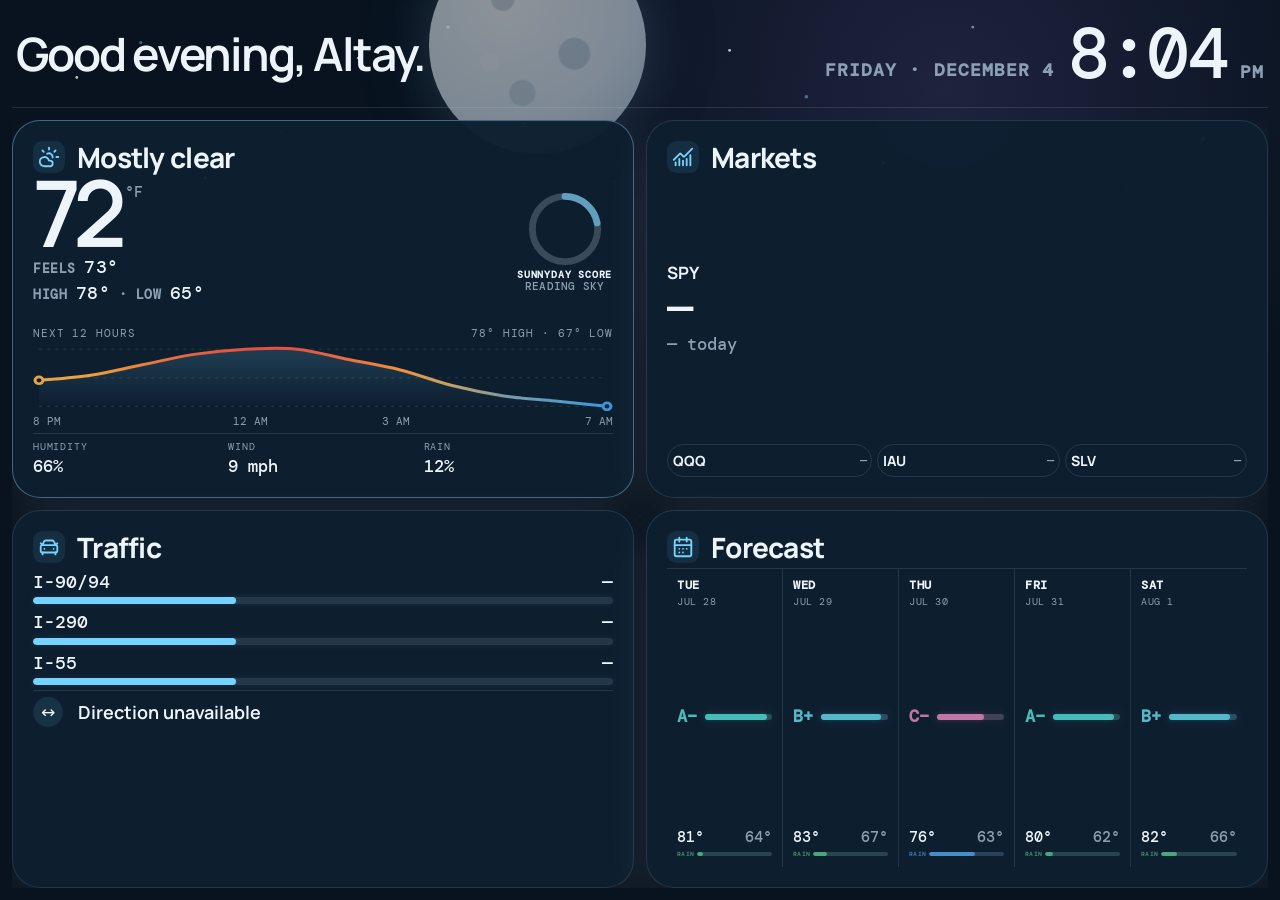
<file: index.html>
<!doctype html>
<html lang="en" data-route="echo" data-adaptive="true" data-theme="weather" data-build="20260901-3">
<head>
  <meta charset="utf-8">
  <meta http-equiv="Cache-Control" content="no-cache, no-store, must-revalidate">
  <meta http-equiv="Pragma" content="no-cache">
  <meta http-equiv="Expires" content="0">
  <meta name="viewport" content="width=device-width, initial-scale=1">
  <meta name="theme-color" content="#f3f0e8">
  <meta name="description" content="Altay's live Chicago briefing — weather, markets, traffic, and world time in one calm view.">
  <script>
    if (new URLSearchParams(location.search).get("display") === "echo") {
      const echoUrl = new URL("./echo/", location.href);
      const params = new URLSearchParams(location.search);
      params.delete("display");
      echoUrl.search = params.toString();
      location.replace(echoUrl);
    }
    try {
      const parts = Object.fromEntries(new Intl.DateTimeFormat("en-US", {
        timeZone: "America/Chicago",
        hour: "2-digit",
        minute: "2-digit",
        hour12: false
      }).formatToParts(new Date()).filter((part) => part.type !== "literal").map((part) => [part.type, part.value]));
      const cached = JSON.parse(localStorage.getItem("altay_dashboard_snapshot_v3") || "null");
      const minutes = (value, fallback) => {
        const match = String(value || "").match(/T(\d{2}):(\d{2})/);
        return match ? Number(match[1]) * 60 + Number(match[2]) : fallback;
      };
      const nowMinutes = (Number(parts.hour) % 24) * 60 + Number(parts.minute);
      const sunrise = minutes(cached?.weather?.daily?.sunrise?.[0], 7 * 60);
      const sunset = minutes(cached?.weather?.daily?.sunset?.[0], 20 * 60);
      document.documentElement.dataset.theme = nowMinutes < sunrise || nowMinutes >= sunset ? "afterdark" : "weather";
    } catch {}
  </script>
  <title>Altay's Dashboard</title>
  <link rel="preconnect" href="https://fonts.googleapis.com">
  <link rel="preconnect" href="https://fonts.gstatic.com" crossorigin>
  <link href="https://fonts.googleapis.com/css2?family=DM+Mono:wght@400;500&amp;family=Manrope:wght@400;500;600;700;800&amp;display=swap" rel="stylesheet">
  <link rel="stylesheet" href="styles-v2.css?v=20260901-3">
  <link rel="stylesheet" href="echo/echo.css?v=20260901-3">
</head>
<body class="is-echo-route is-adaptive-route">
  <div class="ambient ambient-one" aria-hidden="true"></div>
  <div class="ambient ambient-two" aria-hidden="true"></div>
  <div class="scene-effects" aria-hidden="true">
    <div class="star-field star-field-one"></div>
    <div class="star-field star-field-two"></div>
    <div class="weather-orb"></div>
    <div class="weather-cloud weather-cloud-one"></div>
    <div class="weather-cloud weather-cloud-two"></div>
    <canvas class="weather-precip" id="weatherPrecip" aria-hidden="true"></canvas>
  </div>

  <main class="shell echo-shell adaptive-shell">
    <header class="echo-masthead">
      <div class="echo-date-block">
        <p class="echo-greeting" id="greeting">Good morning, Altay.</p>
      </div>

      <div class="echo-place-block">
        <div class="location-pill" aria-label="Dashboard location">
          <span class="live-dot"></span>
          <span id="locationLabel">Chicago, IL</span>
        </div>
        <p class="last-sync" id="lastSync">Waiting for signal</p>
        <span id="dataHealth" class="echo-data-health">Connecting to live sources</span>
      </div>

      <div class="echo-clock-actions">
        <div class="local-time" data-detail="world" tabindex="0" role="button" aria-label="Current local time. Open world clocks.">
          <p class="echo-date" id="dateEyebrow">TUESDAY · AUGUST 12</p>
          <div class="echo-time-line"><time id="localTime">--:--</time><span class="echo-meridiem" id="localSeconds">--</span></div>
        </div>
      </div>
    </header>

    <nav class="mobile-tabs adaptive-tabs" id="mobileTabs" aria-label="Dashboard sections">
      <button type="button" data-mobile-view-value="weather" aria-selected="true">Weather</button>
      <button type="button" data-mobile-view-value="markets" aria-selected="false">Markets</button>
      <button type="button" data-mobile-view-value="traffic" aria-selected="false">Traffic</button>
      <button type="button" data-mobile-view-value="forecast" aria-selected="false">Forecast</button>
    </nav>

    <section class="dashboard-grid" data-mobile-view="weather" aria-label="Live briefing">
      <article class="panel weather-panel is-loading" data-detail="weather" tabindex="0" role="link" aria-label="Open weather in SunnyDay">
        <div class="skeleton-layer skeleton-weather" aria-hidden="true">
          <span class="skeleton-short"></span><span class="skeleton-medium"></span>
          <span class="skeleton-temperature"></span><span class="skeleton-chart"></span>
          <span class="skeleton-metrics"></span>
        </div>
        <div class="panel-head">
          <div>
            <p class="panel-kicker">WEATHER</p>
            <h2 class="title-label"><span class="title-icon title-icon--weather weather-glyph" id="weatherGlyph" data-icon="cloud" aria-hidden="true"></span><span id="weatherSummary">Loading Chicago sky…</span></h2>
          </div>
          <span class="status-chip" id="weatherStatus">LIVE</span>
        </div>

        <div class="weather-now">
          <div class="weather-reading">
            <div class="temperature"><span id="temperature">--</span><sup>°F</sup></div>
            <div class="weather-meta">
              <p>FEELS <strong id="feelsLike">--°</strong></p>
              <p>HIGH <strong id="highTemp">--°</strong> <span aria-hidden="true">·</span> LOW <strong id="lowTemp">--°</strong></p>
            </div>
          </div>
          <div class="weather-side">
            <a class="sunnyday-score" id="sunnyDayScore" href="https://altayatik.com/sunnyday/" aria-label="Open SunnyDay weather score">
              <span class="sunnyday-ring" aria-hidden="true">
                <svg viewBox="0 0 100 100" focusable="false">
                  <defs>
                    <linearGradient id="sunnyScoreGreat" x1="0%" y1="0%" x2="100%" y2="100%"><stop stop-color="#4ade80"></stop><stop offset="100%" stop-color="#a7f3d0"></stop></linearGradient>
                    <linearGradient id="sunnyScoreGood" x1="0%" y1="0%" x2="100%" y2="100%"><stop stop-color="#34d399"></stop><stop offset="100%" stop-color="#7dd3fc"></stop></linearGradient>
                    <linearGradient id="sunnyScoreMixed" x1="0%" y1="0%" x2="100%" y2="100%"><stop stop-color="#fbbf24"></stop><stop offset="100%" stop-color="#7dd3fc"></stop></linearGradient>
                    <linearGradient id="sunnyScoreRisky" x1="0%" y1="0%" x2="100%" y2="100%"><stop stop-color="#fb923c"></stop><stop offset="100%" stop-color="#fbbf24"></stop></linearGradient>
                    <linearGradient id="sunnyScorePoor" x1="0%" y1="0%" x2="100%" y2="100%"><stop stop-color="#fb7185"></stop><stop offset="100%" stop-color="#fb923c"></stop></linearGradient>
                  </defs>
                  <circle class="sunnyday-ring-track" cx="50" cy="50" r="43"></circle>
                  <circle class="sunnyday-ring-fill" id="sunnyDayScoreRing" cx="50" cy="50" r="43" pathLength="100"></circle>
                </svg>
                <strong id="sunnyDayScoreValue">--</strong>
              </span>
              <span class="sunnyday-score-copy"><small>SUNNYDAY SCORE</small><span id="sunnyDayScoreLabel">READING SKY</span></span>
            </a>
          </div>
        </div>

        <div class="weather-chart">
          <div class="chart-labels"><span>NEXT 12 HOURS</span><span id="weatherRange">--° — --°</span></div>
          <div class="chart-canvas" id="weatherChart" aria-label="Hourly temperature chart"></div>
          <div class="chart-times" id="weatherTimes"></div>
        </div>

        <div class="metric-row">
          <div><span>HUMIDITY</span><strong id="humidity">--%</strong></div>
          <div><span>WIND</span><strong id="wind">-- mph</strong></div>
          <div><span>RAIN</span><strong id="rainChance">--%</strong></div>
          <div><span>PRESSURE</span><strong id="pressure">-- hPa</strong></div>
        </div>
      </article>

      <article class="panel market-panel is-loading" data-detail="markets" tabindex="0" role="button" aria-label="Open detailed markets">
        <div class="skeleton-layer skeleton-card" aria-hidden="true"><span class="skeleton-short"></span><span class="skeleton-medium"></span><span class="skeleton-value"></span><span class="skeleton-chart-small"></span><span class="skeleton-rows"></span></div>
        <div class="panel-head"><div><p class="panel-kicker">MARKET PULSE</p><h2 class="title-label"><span class="title-icon title-icon--market" aria-hidden="true"></span><span>Markets</span></h2></div><span class="market-state" id="marketState">CHECKING</span></div>
        <div class="market-feature">
          <div><p><strong>SPY</strong><span>S&amp;P 500 ETF</span></p><h3 id="spyPrice">—</h3><span class="delta" id="spyDelta">—</span></div>
          <div class="mini-chart" id="spyChart" aria-label="SPY five-day chart"></div>
        </div>
        <div class="ticker-list" id="tickerList"><div class="ticker-row skeleton-row"><span>QQQ</span><b>—</b><em>—</em></div><div class="ticker-row skeleton-row"><span>IAU</span><b>—</b><em>—</em></div><div class="ticker-row skeleton-row"><span>SLV</span><b>—</b><em>—</em></div></div>
        <p class="panel-note" id="marketNote">Prices refresh when a reliable snapshot is available.</p>
      </article>

      <article class="panel commute-panel is-loading" data-detail="traffic" tabindex="0" role="button" aria-label="Open detailed traffic">
        <div class="skeleton-layer skeleton-card" aria-hidden="true"><span class="skeleton-short"></span><span class="skeleton-medium"></span><span class="skeleton-route"></span><span class="skeleton-route"></span><span class="skeleton-route"></span></div>
        <div class="panel-head"><div><p class="panel-kicker">CHICAGO TRAFFIC</p><h2 class="title-label"><span class="title-icon title-icon--car" aria-hidden="true"></span><span>Traffic</span></h2></div><span class="tiny-time" id="trafficUpdated">NOW</span></div>
        <div class="route-list" id="routeList">
          <div class="route"><span>I-90/94</span><div class="route-track"><i style="--fill:35%"></i></div><strong>—</strong></div>
          <div class="route"><span>I-290</span><div class="route-track"><i style="--fill:35%"></i></div><strong>—</strong></div>
          <div class="route"><span>I-55</span><div class="route-track"><i style="--fill:35%"></i></div><strong>—</strong></div>
        </div>
        <div class="reversible" id="reversibleLanes"><span>↔</span><p><small>KENNEDY REVERSIBLES</small><strong>Checking lane direction…</strong></p></div>
      </article>

      <article class="panel world-panel" data-detail="world" tabindex="0" role="button" aria-label="Open detailed world clocks">
        <div class="panel-head"><div><p class="panel-kicker">WORLD WINDOWS</p><h2>World clocks</h2></div><button class="quiet-button" id="timeFormatButton" type="button" aria-label="Toggle time format">24H</button></div>
        <div class="clock-list" id="clockList"></div>
      </article>

      <article class="panel forecast-panel is-loading" data-detail="forecast" tabindex="0" role="button" aria-label="Open detailed forecast">
        <div class="skeleton-layer skeleton-forecast" aria-hidden="true"><span class="skeleton-medium"></span><span class="skeleton-value"></span><span class="skeleton-days"></span></div>
        <div class="forecast-title"><p class="panel-kicker title-label"><span class="title-icon title-icon--calendar" aria-hidden="true"></span><span>Forecast</span></p><p id="forecastNarrative">A quick read on the next few days.</p></div>
        <div class="forecast-days" id="forecastDays"></div>
      </article>
    </section>
  </main>

  <iframe class="sunnyday-bridge" id="sunnyDayBridge" src="https://altayatik.com/sunnyday/?bridge=score" title="SunnyDay score data" tabindex="-1" aria-hidden="true"></iframe>

  <dialog class="detail-dialog" id="detailDialog" aria-labelledby="dialogTitle">
    <div class="dialog-shell">
      <header class="dialog-head">
        <div><p id="dialogKicker">DETAIL</p><h2 id="dialogTitle">Dashboard detail</h2></div>
        <form method="dialog"><button class="dialog-close" type="submit" aria-label="Close detail">×</button></form>
      </header>
      <div class="dialog-content" id="dialogContent"></div>
    </div>
  </dialog>

  <script>window.__PRELOADED_DASHBOARD__ = null;</script>
  <script src="config.js"></script>
  <script type="module" src="app-v2.js?v=20260901-3"></script>
</body>
</html>
</file>
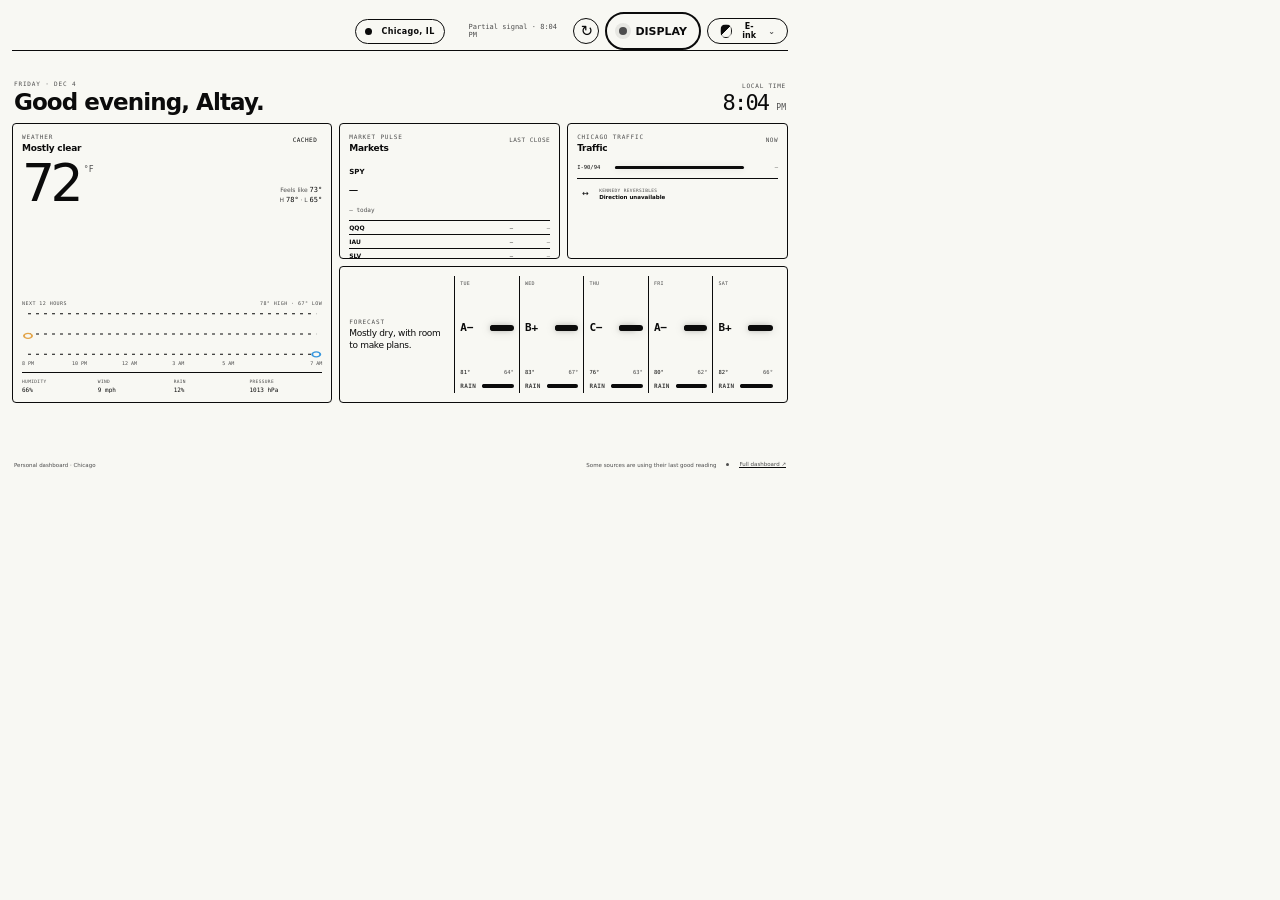
<file: e-ink/index.html>
<!doctype html>
<html lang="en" data-route="eink" data-theme="eink" data-build="20260901-3">
<head>
  <meta charset="utf-8">
  <meta http-equiv="Cache-Control" content="no-cache, no-store, must-revalidate">
  <meta http-equiv="Pragma" content="no-cache">
  <meta http-equiv="Expires" content="0">
  <meta name="viewport" content="width=800, height=480, initial-scale=1, maximum-scale=1, user-scalable=no">
  <meta name="theme-color" content="#f8f8f3">
  <meta name="description" content="Altay's fixed e-ink dashboard view.">
  <title>Altay's Dashboard — E-ink</title>
  <link rel="stylesheet" href="../styles-v2.css?v=20260901-3">
  <link rel="stylesheet" href="./e-ink.css?v=20260727-3">
</head>
<body class="is-eink-route">
  <main class="shell">
    <header class="topbar">
      <span class="topbar-spacer" aria-hidden="true"></span>
      <div class="location-pill"><span class="live-dot"></span><span id="locationLabel">Chicago, IL</span></div>
      <div class="header-actions">
        <p class="last-sync" id="lastSync">Waiting for signal</p>
        <button class="icon-button" id="refreshButton" type="button" aria-label="Refresh dashboard">↻</button>
        <button class="keep-awake-button" id="keepAwakeButton" type="button" data-state="ready" aria-label="Keep display awake" aria-pressed="false" title="Keep display awake"><span class="keep-awake-dot" aria-hidden="true"></span><span class="keep-awake-label">DISPLAY</span></button>
        <div class="theme-control">
          <button class="theme-button" id="themeButton" type="button" aria-expanded="false" aria-controls="themeMenu"><span class="theme-swatch"></span><span id="themeButtonLabel">E-ink</span><span class="chevron">⌄</span></button>
          <div class="theme-menu" id="themeMenu" role="menu" hidden>
            <button type="button" role="menuitem" data-theme-value="eink"><span class="menu-swatch swatch-eink"></span><span>E-ink<small>Pure monochrome</small></span></button>
          </div>
        </div>
      </div>
    </header>

    <section class="intro">
      <div><p class="eyebrow" id="dateEyebrow">MONDAY · JUL 27</p><h1><span id="greeting">Good afternoon, Altay.</span></h1></div>
      <div class="local-time"><p>LOCAL TIME</p><time id="localTime">--:--</time><span id="localSeconds">--</span></div>
    </section>

    <section class="dashboard-grid">
      <article class="panel weather-panel is-loading">
        <div class="skeleton-layer skeleton-weather" aria-hidden="true"><span class="skeleton-short"></span><span class="skeleton-medium"></span><span class="skeleton-temperature"></span><span class="skeleton-chart"></span><span class="skeleton-metrics"></span></div>
        <div class="panel-head"><div><p class="panel-kicker"><span class="weather-glyph" id="weatherGlyph">○</span> WEATHER</p><h2 id="weatherSummary">Loading Chicago sky…</h2></div><span class="status-chip" id="weatherStatus">LIVE</span></div>
        <div class="weather-now"><div class="temperature"><span id="temperature">--</span><sup>°F</sup></div><div class="weather-meta"><p>Feels like <strong id="feelsLike">--°</strong></p><p>H <strong id="highTemp">--°</strong> · L <strong id="lowTemp">--°</strong></p></div></div>
        <div class="weather-chart"><div class="chart-labels"><span>NEXT 12 HOURS</span><span id="weatherRange">--° — --°</span></div><div class="chart-canvas" id="weatherChart"></div><div class="chart-times" id="weatherTimes"></div></div>
        <div class="metric-row"><div><span>HUMIDITY</span><strong id="humidity">--%</strong></div><div><span>WIND</span><strong id="wind">-- mph</strong></div><div><span>RAIN</span><strong id="rainChance">--%</strong></div><div><span>PRESSURE</span><strong id="pressure">-- hPa</strong></div></div>
      </article>

      <article class="panel market-panel is-loading">
        <div class="skeleton-layer skeleton-card" aria-hidden="true"><span class="skeleton-short"></span><span class="skeleton-value"></span><span class="skeleton-chart-small"></span><span class="skeleton-rows"></span></div>
        <div class="panel-head"><div><p class="panel-kicker">MARKET PULSE</p><h2>Markets</h2></div><span class="market-state" id="marketState">CHECKING</span></div>
        <div class="market-feature"><div><p><strong>SPY</strong><span>S&P 500 ETF</span></p><h3 id="spyPrice">—</h3><span class="delta" id="spyDelta">—</span></div><div class="mini-chart" id="spyChart"></div></div>
        <div class="ticker-list" id="tickerList"></div><p class="panel-note" id="marketNote">Prices refresh when available.</p>
      </article>

      <article class="panel commute-panel is-loading">
        <div class="skeleton-layer skeleton-card" aria-hidden="true"><span class="skeleton-short"></span><span class="skeleton-route"></span><span class="skeleton-route"></span><span class="skeleton-route"></span></div>
        <div class="panel-head"><div><p class="panel-kicker">CHICAGO TRAFFIC</p><h2>Traffic</h2></div><span class="tiny-time" id="trafficUpdated">NOW</span></div>
        <div class="route-list" id="routeList"><div class="route"><span>I-90/94</span><div class="route-track"><i style="--fill:35%"></i></div><strong>—</strong></div></div>
        <div class="reversible" id="reversibleLanes"><span>↔</span><p><small>KENNEDY REVERSIBLES</small><strong>Checking direction…</strong></p></div>
      </article>

      <article class="panel world-panel">
        <div class="panel-head"><div><p class="panel-kicker">WORLD WINDOWS</p><h2>World clocks</h2></div><button class="quiet-button" id="timeFormatButton" type="button">24H</button></div>
        <div class="clock-list" id="clockList"></div>
      </article>

      <article class="panel forecast-panel is-loading">
        <div class="skeleton-layer skeleton-forecast" aria-hidden="true"><span class="skeleton-medium"></span><span class="skeleton-days"></span></div>
        <div class="forecast-title"><p class="panel-kicker">FORECAST</p><p id="forecastNarrative">A quick read on the next few days.</p></div><div class="forecast-days" id="forecastDays"></div>
      </article>
    </section>
    <footer><p>Personal dashboard · Chicago</p><div><span id="dataHealth">Connecting to live sources</span><i></i><a href="../">Full dashboard ↗</a></div></footer>
  </main>
  <script>window.__PRELOADED_DASHBOARD__ = null;</script>
  <script src="../config.js"></script>
  <script type="module" src="../app-v2.js?v=20260901-3"></script>
</body>
</html>
</file>
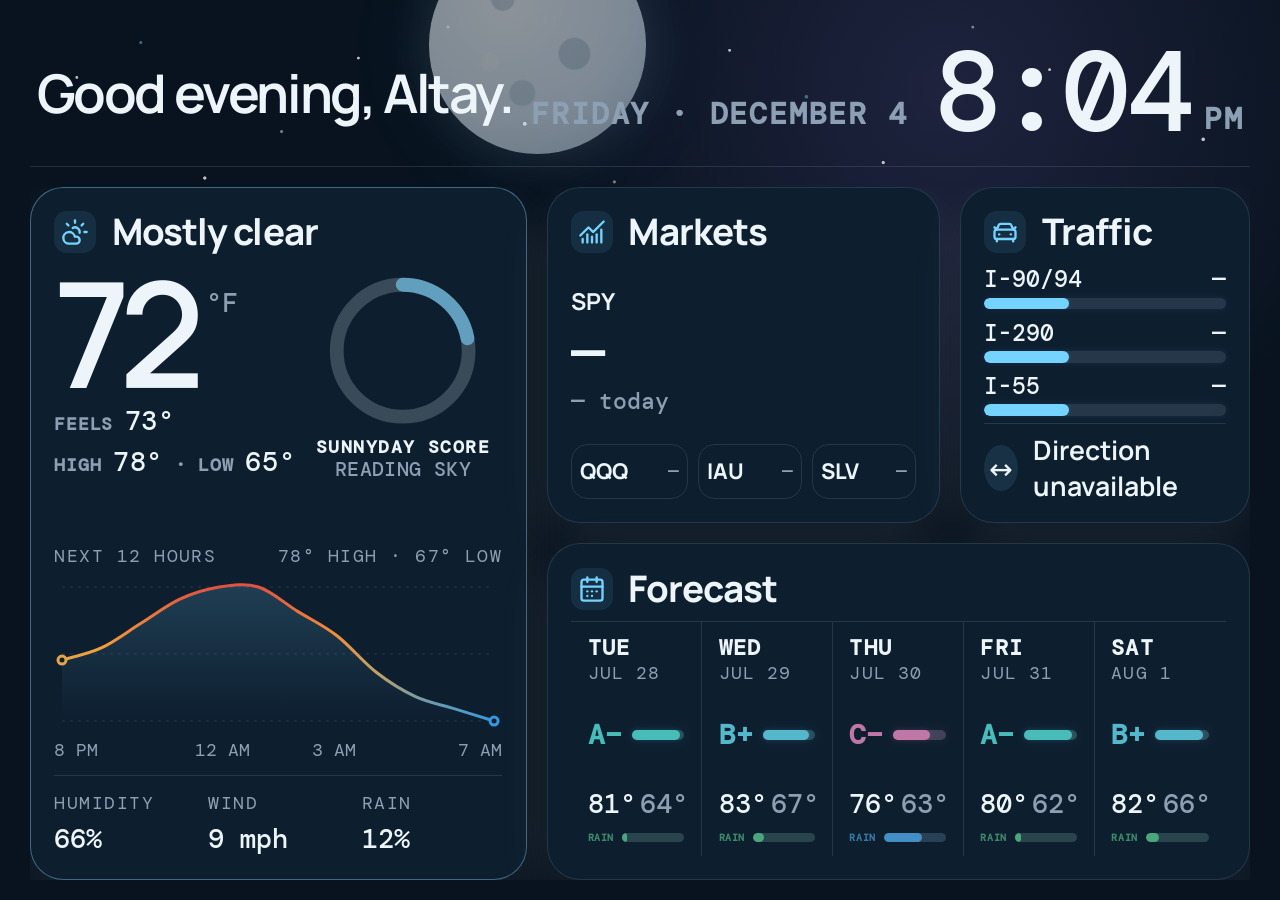
<file: echo/index.html>
<!doctype html>
<html lang="en" data-route="echo" data-theme="weather" data-build="20260901-3">
<head>
  <meta charset="utf-8">
  <meta http-equiv="Cache-Control" content="no-cache, no-store, must-revalidate">
  <meta http-equiv="Pragma" content="no-cache">
  <meta http-equiv="Expires" content="0">
  <meta name="viewport" content="width=device-width, initial-scale=1">
  <meta name="theme-color" content="#f3f0e8">
  <meta name="description" content="A room-readable Chicago dashboard for Echo Show 15.">
  <script>
    try {
      const parts = Object.fromEntries(new Intl.DateTimeFormat("en-US", {
        timeZone: "America/Chicago",
        hour: "2-digit",
        minute: "2-digit",
        hour12: false
      }).formatToParts(new Date()).filter((part) => part.type !== "literal").map((part) => [part.type, part.value]));
      const cached = JSON.parse(localStorage.getItem("altay_dashboard_snapshot_v3") || "null");
      const minutes = (value, fallback) => {
        const match = String(value || "").match(/T(\d{2}):(\d{2})/);
        return match ? Number(match[1]) * 60 + Number(match[2]) : fallback;
      };
      const nowMinutes = (Number(parts.hour) % 24) * 60 + Number(parts.minute);
      const sunrise = minutes(cached?.weather?.daily?.sunrise?.[0], 7 * 60);
      const sunset = minutes(cached?.weather?.daily?.sunset?.[0], 20 * 60);
      document.documentElement.dataset.theme = nowMinutes < sunrise || nowMinutes >= sunset ? "afterdark" : "weather";
    } catch {}
  </script>
  <title>Altay's Dashboard · Echo</title>
  <link rel="preconnect" href="https://fonts.googleapis.com">
  <link rel="preconnect" href="https://fonts.gstatic.com" crossorigin>
  <link href="https://fonts.googleapis.com/css2?family=DM+Mono:wght@400;500&amp;family=Manrope:wght@400;500;600;700;800&amp;display=swap" rel="stylesheet">
  <link rel="stylesheet" href="../styles-v2.css?v=20260901-3">
  <link rel="stylesheet" href="echo.css?v=20260901-3">
</head>
<body class="is-echo-route">
  <div class="ambient ambient-one" aria-hidden="true"></div>
  <div class="ambient ambient-two" aria-hidden="true"></div>
  <div class="scene-effects" aria-hidden="true">
    <div class="star-field star-field-one"></div>
    <div class="star-field star-field-two"></div>
    <div class="weather-orb"></div>
    <div class="weather-cloud weather-cloud-one"></div>
    <div class="weather-cloud weather-cloud-two"></div>
    <canvas class="weather-precip" id="weatherPrecip" aria-hidden="true"></canvas>
  </div>

  <main class="shell echo-shell">
    <header class="echo-masthead">
      <div class="echo-date-block">
        <p class="echo-greeting" id="greeting">Good morning, Altay.</p>
      </div>

      <div class="echo-place-block">
        <div class="location-pill" aria-label="Dashboard location">
          <span class="live-dot"></span>
          <span id="locationLabel">Chicago, IL</span>
        </div>
        <p class="last-sync" id="lastSync">Waiting for signal</p>
        <span id="dataHealth" class="echo-data-health">Connecting to live sources</span>
      </div>

      <div class="echo-clock-actions">
        <div class="local-time" data-detail="world" tabindex="0" role="button" aria-label="Current local time. Open world clocks.">
          <p class="echo-date" id="dateEyebrow">TUESDAY · AUGUST 12</p>
          <div class="echo-time-line"><time id="localTime">--:--</time><span class="echo-meridiem" id="localSeconds">--</span></div>
        </div>
      </div>
    </header>

    <section class="dashboard-grid" aria-label="Live briefing">
      <article class="panel weather-panel is-loading" data-detail="weather" tabindex="0" role="link" aria-label="Open weather in SunnyDay">
        <div class="skeleton-layer skeleton-weather" aria-hidden="true">
          <span class="skeleton-short"></span><span class="skeleton-medium"></span>
          <span class="skeleton-temperature"></span><span class="skeleton-chart"></span>
          <span class="skeleton-metrics"></span>
        </div>
        <div class="panel-head">
          <div>
            <p class="panel-kicker">WEATHER</p>
            <h2 class="title-label"><span class="title-icon title-icon--weather weather-glyph" id="weatherGlyph" data-icon="cloud" aria-hidden="true"></span><span id="weatherSummary">Loading Chicago sky…</span></h2>
          </div>
          <span class="status-chip" id="weatherStatus">LIVE</span>
        </div>

        <div class="weather-now">
          <div class="weather-reading">
            <div class="temperature"><span id="temperature">--</span><sup>°F</sup></div>
            <div class="weather-meta">
              <p>FEELS <strong id="feelsLike">--°</strong></p>
              <p>HIGH <strong id="highTemp">--°</strong> <span aria-hidden="true">·</span> LOW <strong id="lowTemp">--°</strong></p>
            </div>
          </div>
          <div class="weather-side">
            <a class="sunnyday-score" id="sunnyDayScore" href="https://altayatik.com/sunnyday/" aria-label="Open SunnyDay weather score">
              <span class="sunnyday-ring" aria-hidden="true">
                <svg viewBox="0 0 100 100" focusable="false">
                  <defs>
                    <linearGradient id="sunnyScoreGreat" x1="0%" y1="0%" x2="100%" y2="100%"><stop stop-color="#4ade80"></stop><stop offset="100%" stop-color="#a7f3d0"></stop></linearGradient>
                    <linearGradient id="sunnyScoreGood" x1="0%" y1="0%" x2="100%" y2="100%"><stop stop-color="#34d399"></stop><stop offset="100%" stop-color="#7dd3fc"></stop></linearGradient>
                    <linearGradient id="sunnyScoreMixed" x1="0%" y1="0%" x2="100%" y2="100%"><stop stop-color="#fbbf24"></stop><stop offset="100%" stop-color="#7dd3fc"></stop></linearGradient>
                    <linearGradient id="sunnyScoreRisky" x1="0%" y1="0%" x2="100%" y2="100%"><stop stop-color="#fb923c"></stop><stop offset="100%" stop-color="#fbbf24"></stop></linearGradient>
                    <linearGradient id="sunnyScorePoor" x1="0%" y1="0%" x2="100%" y2="100%"><stop stop-color="#fb7185"></stop><stop offset="100%" stop-color="#fb923c"></stop></linearGradient>
                  </defs>
                  <circle class="sunnyday-ring-track" cx="50" cy="50" r="43"></circle>
                  <circle class="sunnyday-ring-fill" id="sunnyDayScoreRing" cx="50" cy="50" r="43" pathLength="100"></circle>
                </svg>
                <strong id="sunnyDayScoreValue">--</strong>
              </span>
              <span class="sunnyday-score-copy"><small>SUNNYDAY SCORE</small><span id="sunnyDayScoreLabel">READING SKY</span></span>
            </a>
          </div>
        </div>

        <div class="weather-chart">
          <div class="chart-labels"><span>NEXT 12 HOURS</span><span id="weatherRange">--° — --°</span></div>
          <div class="chart-canvas" id="weatherChart" aria-label="Hourly temperature chart"></div>
          <div class="chart-times" id="weatherTimes"></div>
        </div>

        <div class="metric-row">
          <div><span>HUMIDITY</span><strong id="humidity">--%</strong></div>
          <div><span>WIND</span><strong id="wind">-- mph</strong></div>
          <div><span>RAIN</span><strong id="rainChance">--%</strong></div>
          <div><span>PRESSURE</span><strong id="pressure">-- hPa</strong></div>
        </div>
      </article>

      <article class="panel market-panel is-loading" data-detail="markets" tabindex="0" role="button" aria-label="Open detailed markets">
        <div class="skeleton-layer skeleton-card" aria-hidden="true"><span class="skeleton-short"></span><span class="skeleton-medium"></span><span class="skeleton-value"></span><span class="skeleton-chart-small"></span><span class="skeleton-rows"></span></div>
        <div class="panel-head"><div><p class="panel-kicker">MARKET PULSE</p><h2 class="title-label"><span class="title-icon title-icon--market" aria-hidden="true"></span><span>Markets</span></h2></div><span class="market-state" id="marketState">CHECKING</span></div>
        <div class="market-feature">
          <div><p><strong>SPY</strong><span>S&amp;P 500 ETF</span></p><h3 id="spyPrice">—</h3><span class="delta" id="spyDelta">—</span></div>
          <div class="mini-chart" id="spyChart" aria-label="SPY five-day chart"></div>
        </div>
        <div class="ticker-list" id="tickerList"><div class="ticker-row skeleton-row"><span>QQQ</span><b>—</b><em>—</em></div><div class="ticker-row skeleton-row"><span>IAU</span><b>—</b><em>—</em></div><div class="ticker-row skeleton-row"><span>SLV</span><b>—</b><em>—</em></div></div>
        <p class="panel-note" id="marketNote">Prices refresh when a reliable snapshot is available.</p>
      </article>

      <article class="panel commute-panel is-loading" data-detail="traffic" tabindex="0" role="button" aria-label="Open detailed traffic">
        <div class="skeleton-layer skeleton-card" aria-hidden="true"><span class="skeleton-short"></span><span class="skeleton-medium"></span><span class="skeleton-route"></span><span class="skeleton-route"></span><span class="skeleton-route"></span></div>
        <div class="panel-head"><div><p class="panel-kicker">CHICAGO TRAFFIC</p><h2 class="title-label"><span class="title-icon title-icon--car" aria-hidden="true"></span><span>Traffic</span></h2></div><span class="tiny-time" id="trafficUpdated">NOW</span></div>
        <div class="route-list" id="routeList">
          <div class="route"><span>I-90/94</span><div class="route-track"><i style="--fill:35%"></i></div><strong>—</strong></div>
          <div class="route"><span>I-290</span><div class="route-track"><i style="--fill:35%"></i></div><strong>—</strong></div>
          <div class="route"><span>I-55</span><div class="route-track"><i style="--fill:35%"></i></div><strong>—</strong></div>
        </div>
        <div class="reversible" id="reversibleLanes"><span>↔</span><p><small>KENNEDY REVERSIBLES</small><strong>Checking lane direction…</strong></p></div>
      </article>

      <article class="panel world-panel" data-detail="world" tabindex="0" role="button" aria-label="Open detailed world clocks">
        <div class="panel-head"><div><p class="panel-kicker">WORLD WINDOWS</p><h2>World clocks</h2></div><button class="quiet-button" id="timeFormatButton" type="button" aria-label="Toggle time format">24H</button></div>
        <div class="clock-list" id="clockList"></div>
      </article>

      <article class="panel forecast-panel is-loading" data-detail="forecast" tabindex="0" role="button" aria-label="Open detailed forecast">
        <div class="skeleton-layer skeleton-forecast" aria-hidden="true"><span class="skeleton-medium"></span><span class="skeleton-value"></span><span class="skeleton-days"></span></div>
        <div class="forecast-title"><p class="panel-kicker title-label"><span class="title-icon title-icon--calendar" aria-hidden="true"></span><span>Forecast</span></p><p id="forecastNarrative">A quick read on the next few days.</p></div>
        <div class="forecast-days" id="forecastDays"></div>
      </article>
    </section>
  </main>

  <iframe class="sunnyday-bridge" id="sunnyDayBridge" src="https://altayatik.com/sunnyday/?bridge=score" title="SunnyDay score data" tabindex="-1" aria-hidden="true"></iframe>

  <dialog class="detail-dialog" id="detailDialog" aria-labelledby="dialogTitle">
    <div class="dialog-shell">
      <header class="dialog-head"><div><p id="dialogKicker">DETAIL</p><h2 id="dialogTitle">Dashboard detail</h2></div><form method="dialog"><button class="dialog-close" type="submit" aria-label="Close detail">×</button></form></header>
      <div class="dialog-content" id="dialogContent"></div>
    </div>
  </dialog>

  <script>window.__PRELOADED_DASHBOARD__ = null;</script>
  <script src="../config.js"></script>
  <script type="module" src="../app-v2.js?v=20260901-3"></script>
</body>
</html>
</file>
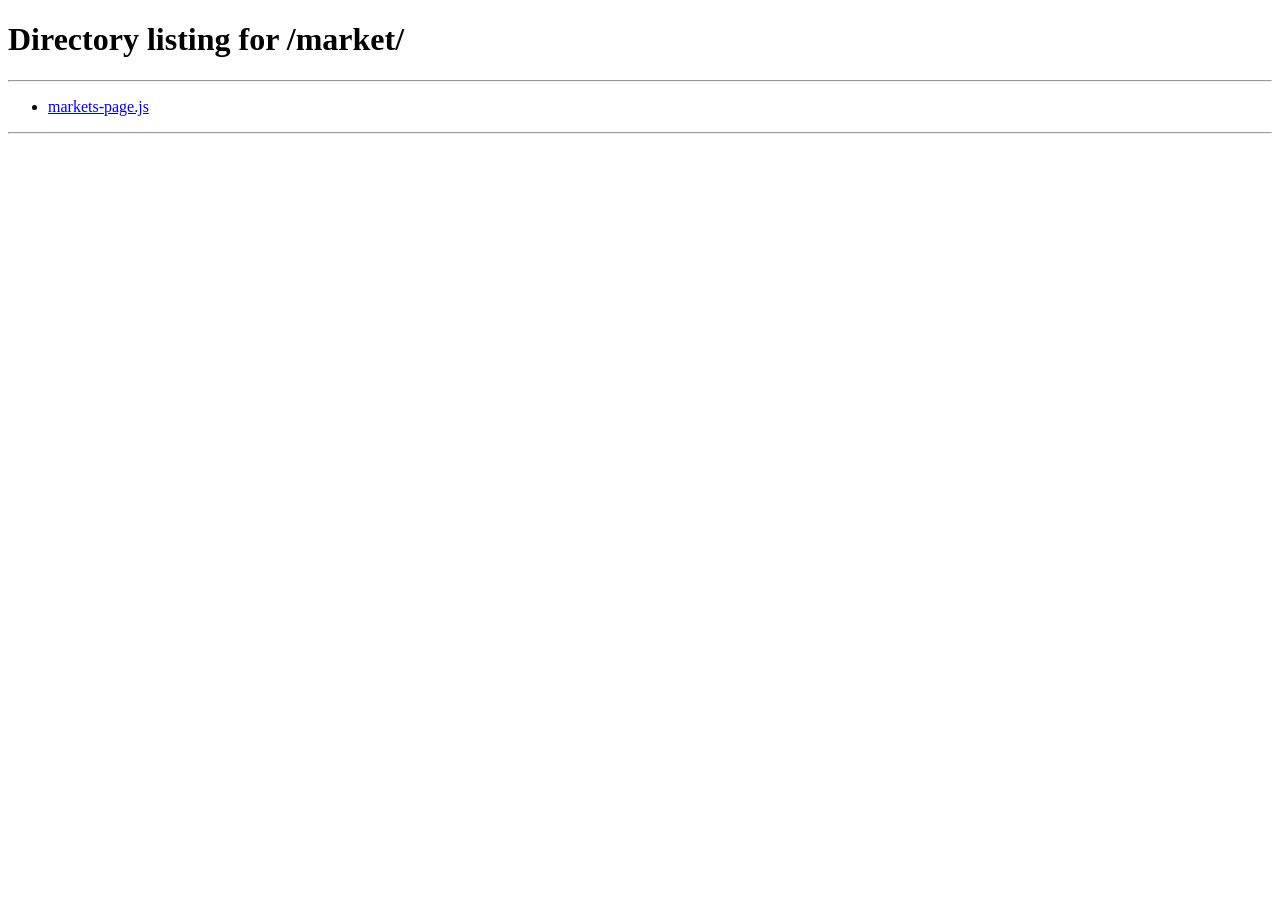
<file: markets/index.html>
<!doctype html>
<html>
<head>
  <meta charset="utf-8">
  <meta name="viewport" content="width=device-width, initial-scale=1">
  <title>Markets</title>
  <meta http-equiv="refresh" content="0; url=../market/">
  <script>
    window.location.replace("../market/");
  </script>
</head>
<body>
  <a href="../market/">Open markets</a>
</body>
</html>
</file>
<file: styles-v2.css>
:root {
  color-scheme: light;
  --bg: #f3f0e8;
  --surface: rgba(255, 255, 255, .72);
  --surface-solid: #fbfaf6;
  --ink: #1e2421;
  --muted: #73766f;
  --line: rgba(30, 36, 33, .12);
  --accent: #ff633f;
  --accent-2: #ffb648;
  --positive: #168766;
  --negative: #d8533f;
  --shadow: 0 24px 70px rgba(62, 53, 36, .09);
  --radius: 24px;
  --mono: "DM Mono", ui-monospace, monospace;
  --sans: "Manrope", system-ui, sans-serif;
}

html[data-theme="afterdark"] {
  color-scheme: dark;
  --bg: #08131f;
  --surface: rgba(14, 31, 48, .76);
  --surface-solid: #0e1f30;
  --ink: #edf5fb;
  --muted: #8da0b3;
  --line: rgba(197, 220, 237, .13);
  --accent: #75d3ff;
  --accent-2: #aa84ff;
  --positive: #71e0b5;
  --negative: #ff8c86;
  --shadow: 0 24px 80px rgba(0, 0, 0, .25);
}

html[data-theme="weather"] {
  --bg: #dcecf3;
  --surface: rgba(250, 253, 254, .7);
  --surface-solid: #eef6f8;
  --ink: #1b2930;
  --muted: #687a82;
  --line: rgba(27, 41, 48, .13);
  --accent: #3b91b5;
  --accent-2: #f3b94f;
  --positive: #197d64;
  --negative: #c55645;
  --shadow: 0 24px 70px rgba(43, 78, 91, .11);
}

html[data-theme="weather"][data-weather="sun"] {
  --bg: #dff1f7;
  --accent: #ee8f32;
  --accent-2: #ffd36b;
}

html[data-theme="weather"][data-weather="rain"],
html[data-theme="weather"][data-weather="storm"] {
  color-scheme: dark;
  --bg: #344957;
  --surface: rgba(45, 64, 76, .76);
  --surface-solid: #3b5261;
  --ink: #f0f6f8;
  --muted: #b6c5cc;
  --line: rgba(232, 243, 248, .14);
  --accent: #8fd5ee;
  --accent-2: #b4a6ff;
  --positive: #82d8b5;
  --negative: #ff9c8e;
  --shadow: 0 24px 70px rgba(17, 29, 37, .25);
}

html[data-theme="eink"] {
  color-scheme: light;
  --bg: #f8f8f3;
  --surface: #f8f8f3;
  --surface-solid: #f8f8f3;
  --ink: #0b0b0b;
  --muted: #4d4d4d;
  --line: #0b0b0b;
  --accent: #0b0b0b;
  --accent-2: #0b0b0b;
  --positive: #0b0b0b;
  --negative: #0b0b0b;
  --shadow: none;
}

* { box-sizing: border-box; }

html {
  min-width: 320px;
  background: var(--bg);
  transition: background-color .45s ease;
}

body {
  margin: 0;
  width: 100vw;
  height: 100vh;
  height: 100dvh;
  overflow: hidden;
  background:
    radial-gradient(circle at 74% 10%, color-mix(in srgb, var(--accent-2) 14%, transparent), transparent 34%),
    var(--bg);
  color: var(--ink);
  font-family: var(--sans);
  -webkit-font-smoothing: antialiased;
  transition: background-color .45s ease, color .35s ease;
}

button, input { font: inherit; }
button, a { -webkit-tap-highlight-color: transparent; }
button { color: inherit; }
a { color: inherit; }

.ambient {
  position: fixed;
  z-index: -1;
  width: 440px;
  height: 440px;
  border-radius: 50%;
  filter: blur(100px);
  opacity: .12;
  pointer-events: none;
  transition: background .45s ease;
}
.ambient-one { background: var(--accent); top: -220px; right: -100px; }
.ambient-two { background: var(--accent-2); bottom: -260px; left: -180px; }

.scene-effects {
  position: fixed;
  z-index: 0;
  inset: 0;
  overflow: hidden;
  pointer-events: none;
}

.shell { position: relative; z-index: 1; }

.star-field {
  position: absolute;
  inset: 0 0 auto;
  height: 43%;
  opacity: 0;
  transition: opacity .5s ease;
}

.star-field-one {
  background:
    radial-gradient(circle at 6% 20%, #fff 0 1px, transparent 1.8px),
    radial-gradient(circle at 16% 46%, #fff 0 1.3px, transparent 2px),
    radial-gradient(circle at 28% 15%, #fff 0 1px, transparent 1.8px),
    radial-gradient(circle at 41% 32%, #fff 0 1.5px, transparent 2.2px),
    radial-gradient(circle at 57% 13%, #fff 0 1px, transparent 1.8px),
    radial-gradient(circle at 69% 42%, #fff 0 1.2px, transparent 2px),
    radial-gradient(circle at 82% 18%, #fff 0 1px, transparent 1.8px),
    radial-gradient(circle at 94% 36%, #fff 0 1.4px, transparent 2.2px);
}

.star-field-two {
  background:
    radial-gradient(circle at 11% 11%, #75d3ff 0 1px, transparent 2px),
    radial-gradient(circle at 22% 34%, #fff 0 1px, transparent 2px),
    radial-gradient(circle at 35% 7%, #aa84ff 0 1.2px, transparent 2px),
    radial-gradient(circle at 48% 47%, #fff 0 1px, transparent 2px),
    radial-gradient(circle at 63% 25%, #75d3ff 0 1.3px, transparent 2.2px),
    radial-gradient(circle at 76% 7%, #fff 0 1px, transparent 1.8px),
    radial-gradient(circle at 88% 49%, #aa84ff 0 1px, transparent 2px);
}

html[data-theme="afterdark"] .star-field-one {
  opacity: .72;
  animation: stars-pulse 3.2s ease-in-out infinite alternate;
}

html[data-theme="afterdark"] .star-field-two {
  opacity: .45;
  animation: stars-pulse 4.7s 1.1s ease-in-out infinite alternate-reverse;
}

html[data-theme="afterdark"] .weather-orb {
  top: -64px;
  right: auto;
  left: calc(42% - clamp(80px, 8.5vw, 115px));
  width: clamp(160px, 17vw, 230px);
  height: auto;
  aspect-ratio: 1;
  opacity: .56;
  background:
    radial-gradient(circle at 34% 29%, rgba(111, 138, 163, .32) 0 5%, transparent 6%),
    radial-gradient(circle at 67% 54%, rgba(100, 128, 154, .28) 0 8%, transparent 9%),
    radial-gradient(circle at 43% 72%, rgba(112, 140, 165, .24) 0 6%, transparent 7%),
    radial-gradient(circle at 28% 58%, rgba(255, 255, 255, .22) 0 4%, transparent 5%),
    radial-gradient(circle at 36% 30%, #f5f8fb 0, #d8e5ef 58%, #a8bed1 100%);
  box-shadow: 0 0 48px rgba(174, 210, 239, .24), 0 0 110px rgba(117, 179, 224, .12);
  animation: moon-glow-dim 9s ease-in-out infinite;
}

.weather-orb, .weather-cloud, .weather-precip {
  position: absolute;
  opacity: 0;
  transition: opacity .55s ease;
}

.weather-orb {
  top: -80px;
  right: 8%;
  width: 230px;
  height: 230px;
  border-radius: 50%;
  background: #ffd36b;
  box-shadow: 0 0 80px rgba(255, 211, 107, .72);
}

.weather-cloud {
  width: 190px;
  height: 58px;
  border-radius: 999px;
  background: rgba(255, 255, 255, .55);
  filter: blur(.2px);
}

.weather-cloud::before, .weather-cloud::after {
  content: "";
  position: absolute;
  bottom: 13px;
  border-radius: 50%;
  background: inherit;
}
.weather-cloud::before { left: 34px; width: 72px; height: 72px; }
.weather-cloud::after { right: 28px; width: 95px; height: 95px; }
.weather-cloud-one { top: 8%; left: -210px; }
.weather-cloud-two { top: 20%; right: -230px; transform: scale(.72); }

.weather-precip {
  inset: 0;
  width: 100%;
  height: 100%;
  contain: strict;
}

html[data-theme="weather"][data-weather="sun"] .weather-orb {
  opacity: .75;
  animation: sun-breathe 4.5s ease-in-out infinite alternate;
}

html[data-theme="weather"][data-weather="cloud"] .weather-cloud,
html[data-theme="weather"][data-weather="fog"] .weather-cloud,
html[data-theme="weather"][data-weather="rain"] .weather-cloud,
html[data-theme="weather"][data-weather="storm"] .weather-cloud,
html[data-theme="weather"][data-weather="snow"] .weather-cloud {
  opacity: .78;
}

html[data-theme="weather"] .weather-cloud-one { animation: cloud-drift-one 22s linear infinite; }
html[data-theme="weather"] .weather-cloud-two { animation: cloud-drift-two 27s 4s linear infinite; }

html[data-theme="weather"][data-weather="rain"] .weather-precip,
html[data-theme="weather"][data-weather="storm"] .weather-precip,
html[data-theme="weather"][data-weather="snow"] .weather-precip {
  opacity: .48;
}

.shell {
  width: min(1440px, calc(100% - 64px));
  height: 100vh;
  height: 100dvh;
  margin: 0 auto;
  padding: 20px 0 16px;
  display: grid;
  grid-template-rows: auto auto minmax(0, 1fr) auto;
}

.topbar {
  min-height: 46px;
  display: grid;
  grid-template-columns: 1fr auto 1fr;
  align-items: center;
  gap: 24px;
  border-bottom: 1px solid var(--line);
}

.dashboard-label {
  width: max-content;
  margin: 0;
  color: var(--ink);
  font: 700 10px/1 var(--mono);
  letter-spacing: .12em;
}

.location-pill, .theme-button, .icon-button, .quiet-button, .keep-awake-button {
  border: 1px solid var(--line);
  background: color-mix(in srgb, var(--surface-solid) 74%, transparent);
  backdrop-filter: blur(16px);
}

.location-pill {
  display: inline-flex;
  align-items: center;
  gap: 9px;
  min-height: 34px;
  padding: 0 14px;
  border-radius: 999px;
  font-size: 11px;
  font-weight: 700;
  letter-spacing: .04em;
}

.live-dot {
  width: 7px;
  height: 7px;
  border-radius: 50%;
  background: var(--positive);
  box-shadow: 0 0 0 5px color-mix(in srgb, var(--positive) 12%, transparent);
  animation: pulse 2.4s ease-out infinite;
}

.header-actions {
  position: relative;
  display: flex;
  justify-content: flex-end;
  align-items: center;
  gap: 9px;
}
.last-sync { margin: 0 5px 0 0; color: var(--muted); font: 10px var(--mono); }
.icon-button, .quiet-button, .theme-button {
  cursor: pointer;
  transition: transform .2s ease, border-color .2s ease, background .2s ease;
}
.icon-button:hover, .quiet-button:hover, .theme-button:hover { transform: translateY(-1px); border-color: color-mix(in srgb, var(--accent) 48%, var(--line)); }
.icon-button:focus-visible, .quiet-button:focus-visible, .theme-button:focus-visible, .theme-menu button:focus-visible {
  outline: 3px solid color-mix(in srgb, var(--accent) 35%, transparent);
  outline-offset: 2px;
}
.icon-button {
  width: 38px;
  height: 38px;
  border-radius: 50%;
  font: 21px var(--sans);
}
.icon-button.is-spinning { animation: spin .7s linear infinite; }
.keep-awake-button {
  position: relative;
  z-index: 2;
  flex: 0 0 auto;
  min-height: 38px;
  display: inline-flex;
  align-items: center;
  justify-content: center;
  gap: 8px;
  padding: 0 12px;
  border-radius: 999px;
  color: var(--ink);
  font-size: 11px;
  font-weight: 700;
  cursor: pointer;
  transition: transform .2s ease, border-color .2s ease, background .2s ease;
}
.keep-awake-button:hover { transform: translateY(-1px); border-color: color-mix(in srgb, var(--accent) 48%, var(--line)); }
.keep-awake-button:focus-visible { outline: 3px solid color-mix(in srgb, var(--accent) 35%, transparent); outline-offset: 2px; }
.keep-awake-dot {
  width: 8px;
  height: 8px;
  border-radius: 50%;
  background: var(--muted);
  box-shadow: 0 0 0 4px color-mix(in srgb, var(--muted) 10%, transparent);
}
.keep-awake-button[data-state="active"] {
  color: var(--ink);
  border-color: color-mix(in srgb, var(--positive) 42%, var(--line));
  background: color-mix(in srgb, var(--positive) 8%, var(--surface-solid));
}
.keep-awake-button[data-state="active"] .keep-awake-dot { background: var(--positive); box-shadow: 0 0 0 4px color-mix(in srgb, var(--positive) 12%, transparent); animation: pulse 2.4s ease-out infinite; }
.keep-awake-button[data-state="needs-action"] .keep-awake-dot { background: var(--accent); }
.keep-awake-button[data-state="unsupported"] { color: var(--muted); opacity: .58; }
.silk-keep-alive { position: fixed; width: 1px; height: 1px; opacity: .001; pointer-events: none; }
.sunnyday-bridge { position: fixed; left: -2px; bottom: -2px; width: 1px; height: 1px; border: 0; opacity: .001; pointer-events: none; }

.theme-control { position: relative; }
.theme-button {
  min-height: 38px;
  display: flex;
  align-items: center;
  gap: 8px;
  padding: 0 12px;
  border-radius: 999px;
  font-size: 11px;
  font-weight: 700;
}
.theme-swatch, .menu-swatch {
  display: block;
  width: 14px;
  height: 14px;
  border: 1px solid color-mix(in srgb, var(--ink) 30%, transparent);
  border-radius: 50%;
  background: linear-gradient(135deg, var(--accent) 50%, var(--surface-solid) 50%);
}
.chevron { margin-left: 2px; color: var(--muted); }
.theme-menu {
  position: absolute;
  z-index: 20;
  top: calc(100% + 9px);
  right: 0;
  width: 220px;
  padding: 8px;
  border: 1px solid var(--line);
  border-radius: 18px;
  background: var(--surface-solid);
  box-shadow: var(--shadow);
}
.theme-menu[hidden] { display: none; }
.theme-menu button {
  width: 100%;
  display: grid;
  grid-template-columns: 20px 1fr;
  gap: 10px;
  align-items: center;
  padding: 10px;
  border: 0;
  border-radius: 12px;
  color: var(--ink);
  text-align: left;
  background: transparent;
  cursor: pointer;
}
.theme-menu button:hover { background: color-mix(in srgb, var(--accent) 8%, transparent); }
.theme-menu button > span:last-child { font-size: 12px; font-weight: 700; }
.theme-menu small { display: block; margin-top: 2px; color: var(--muted); font-size: 9px; font-weight: 500; }
.swatch-daybreak { background: linear-gradient(135deg, #ff633f 50%, #f3f0e8 50%); }
.swatch-afterdark { background: linear-gradient(135deg, #75d3ff 50%, #08131f 50%); }
.swatch-weather { background: linear-gradient(135deg, #3b91b5 50%, #ffd36b 50%); }
.swatch-eink { background: linear-gradient(135deg, #0b0b0b 50%, #f8f8f3 50%); }
.swatch-auto { background: conic-gradient(from 45deg, #08131f 0 25%, #75d3ff 0 50%, #f3f0e8 0 75%, #ffb648 0); }

.mobile-tabs { display: none; }

.intro {
  min-height: 0;
  display: flex;
  align-items: flex-end;
  justify-content: space-between;
  gap: 32px;
  padding: clamp(18px, 3.5vh, 42px) 6px clamp(16px, 2.7vh, 30px);
}
.eyebrow, .panel-kicker {
  margin: 0 0 12px;
  color: var(--muted);
  font: 500 10px/1.2 var(--mono);
  letter-spacing: .14em;
}
.intro h1 {
  margin: 0;
  font-size: clamp(35px, 4.3vw, 66px);
  line-height: .99;
  letter-spacing: -.055em;
  font-weight: 600;
}
.intro h1 .soft { color: var(--muted); font-weight: 400; }
.local-time { display: grid; grid-template-columns: 1fr auto; align-items: baseline; column-gap: 8px; text-align: right; }
.local-time p { grid-column: 1 / -1; margin: 0 0 3px; color: var(--muted); font: 9px var(--mono); letter-spacing: .13em; }
.local-time time { font: 500 clamp(29px, 3vw, 44px)/1 var(--mono); letter-spacing: -.08em; }
.local-time span { color: var(--muted); font: 12px var(--mono); }

.dashboard-grid {
  display: grid;
  min-height: 0;
  grid-template-columns: repeat(12, minmax(0, 1fr));
  grid-template-rows: repeat(2, minmax(0, 1fr));
  gap: 15px;
}

.panel {
  position: relative;
  overflow: hidden;
  min-width: 0;
  padding: 24px;
  border: 1px solid var(--line);
  border-radius: var(--radius);
  background: var(--surface);
  box-shadow: var(--shadow);
  backdrop-filter: blur(20px);
  animation: rise .65s cubic-bezier(.2,.75,.25,1) both;
}
.panel:nth-child(2) { animation-delay: .07s; }
.panel:nth-child(3) { animation-delay: .14s; }
.panel:nth-child(4) { animation-delay: .21s; }
.panel:nth-child(5) { animation-delay: .28s; }

.panel[data-detail] {
  cursor: pointer;
}
.panel[data-detail]:focus-visible {
  outline: 3px solid color-mix(in srgb, var(--accent) 36%, transparent);
  outline-offset: -3px;
}

.panel.is-loading > :not(.skeleton-layer) { opacity: 0; }
.skeleton-layer {
  position: absolute;
  z-index: 10;
  inset: 0;
  padding: 24px;
  display: grid;
  align-content: start;
  gap: 11px;
  background: var(--surface-solid);
  transition: opacity .28s ease, visibility .28s ease;
}
.panel:not(.is-loading) .skeleton-layer {
  opacity: 0;
  visibility: hidden;
  pointer-events: none;
}
.skeleton-layer span {
  display: block;
  overflow: hidden;
  border-radius: 999px;
  background:
    linear-gradient(100deg, transparent 15%, color-mix(in srgb, var(--ink) 7%, transparent) 35%, transparent 55%) 200% 0 / 200% 100%,
    color-mix(in srgb, var(--ink) 7%, transparent);
  animation: skeleton-sweep 1.25s linear infinite;
}
.skeleton-short { width: 24%; height: 8px; }
.skeleton-medium { width: 48%; height: 14px; }
.skeleton-value { width: 34%; height: 32px; margin-top: 10px; border-radius: 8px !important; }
.skeleton-temperature { width: 38%; height: 90px; margin-top: 12px; border-radius: 14px !important; }
.skeleton-chart { width: 100%; height: 112px; margin-top: auto; border-radius: 12px !important; }
.skeleton-chart-small { width: 52%; height: 52px; justify-self: end; margin-top: -42px; border-radius: 10px !important; }
.skeleton-metrics { width: 100%; height: 44px; border-radius: 8px !important; }
.skeleton-rows { width: 100%; height: 92px; margin-top: 5px; border-radius: 10px !important; }
.skeleton-route { width: 100%; height: 18px; margin-top: 8px; }
.skeleton-days { width: 100%; height: 70%; min-height: 90px; margin-top: 8px; border-radius: 12px !important; }
.skeleton-weather { grid-template-rows: auto auto auto 1fr auto; }
.skeleton-forecast { grid-template-columns: .75fr 2fr; grid-template-rows: auto 1fr; align-items: center; }
.skeleton-forecast .skeleton-days { grid-column: 2; grid-row: 1 / span 2; height: 85%; margin: 0; }

.panel-head { display: flex; justify-content: space-between; align-items: flex-start; gap: 16px; }
.panel-head .panel-kicker { margin-bottom: 6px; }
.panel h2 { margin: 0; font-size: 17px; line-height: 1.25; letter-spacing: -.025em; font-weight: 650; }
.title-label { display: flex; align-items: center; gap: .42em; }
.title-icon {
  --title-icon: url("./assets/icons/weather-cloud-sun.svg");
  display: inline-grid;
  width: 1.15em;
  height: 1.15em;
  flex: 0 0 auto;
  place-items: center;
  border-radius: .34em;
  color: var(--accent);
  background: color-mix(in srgb, var(--accent) 9%, transparent);
}
.title-icon::before {
  width: 68%;
  height: 68%;
  background: currentColor;
  content: "";
  -webkit-mask: var(--title-icon) center / contain no-repeat;
  mask: var(--title-icon) center / contain no-repeat;
}
.title-icon--market { --title-icon: url("./assets/icons/chart.svg"); }
.title-icon--car { --title-icon: url("./assets/icons/car.svg"); }
.title-icon--calendar { --title-icon: url("./assets/icons/calendar.svg"); }
.title-icon--weather { --title-icon: url("./assets/icons/weather-cloud-sun.svg"); }
.title-icon--weather[data-icon="sun"] { --title-icon: url("./assets/icons/weather-sun.svg"); }
.title-icon--weather[data-icon="moon"] { --title-icon: url("./assets/icons/weather-moon.svg"); }
.title-icon--weather[data-icon="rain"] { --title-icon: url("./assets/icons/weather-rain.svg"); }
.title-icon--weather[data-icon="storm"] { --title-icon: url("./assets/icons/weather-storm.svg"); }
.title-icon--weather[data-icon="snow"] { --title-icon: url("./assets/icons/weather-snow.svg"); }
.title-icon--weather[data-icon="fog"] { --title-icon: url("./assets/icons/weather-fog.svg"); }
.status-chip, .market-state, .tiny-time {
  flex: 0 0 auto;
  border-radius: 999px;
  font: 500 9px var(--mono);
  letter-spacing: .08em;
}
.status-chip { padding: 6px 9px; color: var(--positive); background: color-mix(in srgb, var(--positive) 10%, transparent); }
.market-state, .tiny-time { padding-top: 3px; color: var(--muted); }
.weather-glyph { margin: 0; color: var(--accent); font-size: inherit; vertical-align: initial; }
.weather-side { display: flex; flex-direction: column; align-items: flex-end; gap: 10px; }
.sunnyday-score {
  --score-progress: 0%;
  min-width: 108px;
  display: flex;
  align-items: center;
  justify-content: space-between;
  gap: 8px;
  padding: 5px 8px;
  border: 1px solid color-mix(in srgb, var(--accent) 26%, var(--line));
  border-radius: 999px;
  color: var(--muted);
  background: color-mix(in srgb, var(--accent) 7%, var(--surface-solid));
  text-decoration: none;
  transition: transform .2s ease, border-color .2s ease, color .2s ease;
}
.sunnyday-score:hover { border-color: var(--accent); color: var(--ink); }
.sunnyday-score-copy { display: grid; min-width: 0; gap: 3px; }
.sunnyday-score-copy small { color: var(--ink); font: 700 7px/1 var(--mono); letter-spacing: .09em; }
.sunnyday-score-copy > span { overflow: hidden; max-width: 62px; color: var(--muted); font: 500 6px/1 var(--mono); letter-spacing: .04em; text-overflow: ellipsis; white-space: nowrap; }
.sunnyday-score > strong {
  display: grid;
  width: 30px;
  height: 30px;
  flex: 0 0 auto;
  place-items: center;
  border-radius: 50%;
  background:
    radial-gradient(circle, var(--surface-solid) 0 57%, transparent 59%),
    conic-gradient(var(--accent) var(--score-progress), var(--line) 0);
  font: 600 10px/1 var(--mono);
}
.sunnyday-score.is-ready > strong { animation: score-pop .42s cubic-bezier(.2, .78, .22, 1) both; }

.weather-panel { grid-column: 1 / span 5; grid-row: 1 / span 2; min-height: 0; display: flex; flex-direction: column; }
.weather-now { display: flex; align-items: flex-end; justify-content: space-between; margin-top: 24px; }
.temperature {
  display: flex;
  align-items: flex-start;
  font-size: clamp(80px, 8vw, 128px);
  line-height: .83;
  font-weight: 500;
  letter-spacing: -.09em;
}
.temperature sup { margin: 8px 0 0 10px; color: var(--muted); font: 500 15px var(--mono); letter-spacing: 0; }
.weather-meta { padding-bottom: 6px; text-align: right; }
.weather-meta p { margin: 5px 0; color: var(--muted); font-size: 11px; }
.weather-meta strong { color: var(--ink); font: 500 12px var(--mono); }

.weather-chart { margin-top: auto; padding-top: 34px; }
.chart-labels { display: flex; justify-content: space-between; margin-bottom: 14px; color: var(--muted); font: 9px var(--mono); letter-spacing: .09em; }
.chart-canvas { height: 120px; }
.chart-canvas svg, .mini-chart svg { width: 100%; height: 100%; overflow: visible; }
.chart-line { fill: none; stroke: var(--accent); stroke-width: 2.5; stroke-linecap: round; stroke-linejoin: round; stroke-dasharray: var(--line-length, 1000); stroke-dashoffset: var(--line-length, 1000); }
.temperature-line { stroke: url(#weatherTemperatureStroke); }
.chart-flow-line {
  fill: none;
  stroke: url(#weatherLineSheen);
  stroke-width: 4.2;
  stroke-linecap: round;
  opacity: .72;
}
.chart-line.is-drawing { animation: draw .75s .08s ease forwards; }
.chart-area { fill: url(#weatherArea); opacity: 0; animation: chart-area-in .55s .2s ease forwards; }
.chart-guide { stroke: var(--line); stroke-width: 1; stroke-dasharray: 3 5; }
.chart-dot { fill: var(--surface-solid); stroke: var(--accent); stroke-width: 2; transform-box: fill-box; transform-origin: center; animation: chart-dot-in .28s .58s ease both; }
.temperature-dot { stroke: var(--temperature-dot, var(--accent)); }
.chart-times { display: grid; grid-template-columns: repeat(6, 1fr); margin-top: 8px; color: var(--muted); font: 9px var(--mono); }
.chart-times span:last-child { text-align: right; }
.metric-row {
  display: grid;
  grid-template-columns: repeat(4, 1fr);
  gap: 10px;
  margin-top: 24px;
  padding-top: 20px;
  border-top: 1px solid var(--line);
}
.metric-row div { min-width: 0; }
.metric-row span { display: block; margin-bottom: 7px; color: var(--muted); font: 8px var(--mono); letter-spacing: .08em; }
.metric-row strong { display: block; overflow: hidden; font: 500 11px var(--mono); text-overflow: ellipsis; white-space: nowrap; }

.market-panel, .commute-panel, .world-panel { min-height: 0; }
.market-panel { grid-column: 6 / span 4; grid-row: 1; display: flex; flex-direction: column; padding: 18px 22px; }
.commute-panel { grid-column: 10 / span 3; grid-row: 1; }
.world-panel { grid-column: 6 / span 3; grid-row: 2; }
.market-feature { display: grid; grid-template-columns: 1fr 1.2fr; gap: 10px; align-items: end; margin-top: 9px; }
.market-feature p { margin: 0; }
.market-feature p strong { margin-right: 7px; font-size: 13px; }
.market-feature p span { color: var(--muted); font-size: 9px; }
.market-feature h3 { margin: 8px 0 1px; font: 500 25px var(--mono); letter-spacing: -.06em; }
.delta { color: var(--muted); font: 500 10px var(--mono); }
.delta.positive, .ticker-row em.positive { color: var(--positive); }
.delta.negative, .ticker-row em.negative { color: var(--negative); }
.mini-chart { height: 52px; }
.market-line { fill: none; stroke: var(--accent); stroke-width: 2.2; stroke-linecap: round; stroke-linejoin: round; stroke-dasharray: var(--line-length, 1000); stroke-dashoffset: var(--line-length, 1000); }
.market-gradient-line { stroke: url(#marketTrendStroke); }
.market-flow-line {
  fill: none;
  stroke: url(#marketLineSheen);
  stroke-width: 3.9;
  stroke-linecap: round;
  opacity: .68;
}
.market-line.is-drawing { animation: draw .65s .08s ease forwards; }
.market-area { fill: url(#marketArea); opacity: 0; animation: chart-area-in .5s .18s ease forwards; }
.market-guide { opacity: .7; }
.market-dot { stroke: var(--market-dot, var(--accent)); }
.ticker-list { flex: 0 0 auto; margin-top: 7px; border-top: 1px solid var(--line); }
.ticker-row { display: grid; grid-template-columns: 1fr auto 58px; gap: 12px; align-items: center; padding: 5px 0; border-bottom: 1px solid var(--line); }
.ticker-row:last-child { padding-bottom: 2px; border-bottom: 0; }
.ticker-row span { font-size: 11px; font-weight: 750; }
.ticker-row b, .ticker-row em { font: 500 10px var(--mono); font-style: normal; text-align: right; }
.ticker-row em { color: var(--muted); }
.panel-note { margin: 12px 0 0; color: var(--muted); font-size: 9px; line-height: 1.4; }
.market-panel .panel-note { display: none; }
.market-panel::after { display: none; }

.route-list { display: grid; gap: 17px; margin-top: 28px; }
.route { --route-color: var(--accent); display: grid; grid-template-columns: 56px 1fr 50px; gap: 12px; align-items: center; }
.route > span { font: 500 10px var(--mono); }
.route > strong { color: var(--muted); font: 500 9px var(--mono); text-align: right; text-transform: uppercase; }
.route-track { height: 6px; overflow: hidden; border-radius: 99px; background: var(--line); box-shadow: 0 0 7px color-mix(in srgb, var(--route-color) 10%, transparent); }
.route-track i { display: block; width: var(--fill); height: 100%; border-radius: inherit; background: var(--route-color); box-shadow: 0 0 5px color-mix(in srgb, var(--route-color) 20%, transparent); transform-origin: left; animation: grow 1s ease both; }
.route[data-level="medium"] { --route-color: var(--accent-2); }
.route[data-level="heavy"], .route[data-level="severe"] { --route-color: var(--negative); }
.reversible { display: flex; gap: 11px; align-items: center; margin-top: 25px; padding-top: 17px; border-top: 1px solid var(--line); }
.reversible > span { display: grid; width: 31px; height: 31px; place-items: center; border-radius: 50%; background: color-mix(in srgb, var(--accent) 10%, transparent); }
.reversible p { margin: 0; }
.reversible small { display: block; margin-bottom: 4px; color: var(--muted); font: 8px var(--mono); letter-spacing: .08em; }
.reversible strong { display: block; font-size: 10px; font-weight: 650; }

.quiet-button { min-width: 38px; height: 29px; border-radius: 99px; font: 500 9px var(--mono); }
.clock-list { margin-top: 19px; }
.clock-row { display: grid; grid-template-columns: 1fr auto; align-items: center; gap: 16px; padding: 12px 0; border-bottom: 1px solid var(--line); }
.clock-row:last-child { border-bottom: 0; }
.clock-row p { margin: 0; font-size: 11px; font-weight: 700; }
.clock-row p span { display: block; margin-top: 3px; color: var(--muted); font: 8px var(--mono); }
.clock-row time { font: 500 17px var(--mono); letter-spacing: -.05em; }

.forecast-panel { grid-column: 9 / span 4; grid-row: 2; min-height: 0; display: grid; grid-template-columns: .75fr 2fr; gap: 18px; align-items: center; }
.forecast-title > p:last-child { max-width: 190px; margin: 8px 0 0; font-size: 19px; line-height: 1.25; letter-spacing: -.035em; }
.forecast-days { display: grid; grid-template-columns: repeat(5, 1fr); align-self: stretch; border-left: 1px solid var(--line); }
.forecast-day { display: flex; flex-direction: column; justify-content: space-between; min-width: 0; padding: 12px 14px; border-right: 1px solid var(--line); }
.forecast-day:last-child { border-right: 0; }
.forecast-day > span { color: var(--muted); font: 9px var(--mono); letter-spacing: .05em; }
.forecast-icon { margin: auto 0; font-size: 25px; }
.forecast-score {
  --forecast-score-color: var(--muted);
  display: grid;
  grid-template-columns: auto minmax(18px, 1fr);
  width: 100%;
  margin: auto 0;
  align-items: center;
  gap: 6px;
  animation: forecast-score-in .55s cubic-bezier(.2, .78, .22, 1) both;
}
.forecast-score strong { min-width: 24px; color: var(--forecast-score-color); font: 700 11px/1 var(--mono); }
.forecast-score-track { position: relative; display: block; height: 6px; border-radius: 99px; background: color-mix(in srgb, var(--forecast-score-color) 14%, var(--line)); }
.forecast-score-track::before { position: absolute; inset: -3px; border-radius: inherit; background: var(--forecast-score-color); opacity: .055; filter: blur(5px); content: ""; }
.forecast-score-track i { position: relative; display: block; width: calc(var(--forecast-score) * 1%); height: 100%; border-radius: inherit; background: var(--forecast-score-color); box-shadow: 0 0 5px color-mix(in srgb, var(--forecast-score-color) 20%, transparent); transform-origin: left; animation: grow .85s .12s ease both; }
.forecast-score[data-score-band="great"] { --forecast-score-color: #32b9aa; }
.forecast-score[data-score-band="good"] { --forecast-score-color: #5cc4d9; }
.forecast-score[data-score-band="mixed"] { --forecast-score-color: #f2b447; }
.forecast-score[data-score-band="risky"] { --forecast-score-color: #ee8149; }
.forecast-score[data-score-band="poor"] { --forecast-score-color: #d8534d; }
.forecast-score[data-grade="A+"] { --forecast-score-color: #24b989; }
.forecast-score[data-grade="A"] { --forecast-score-color: #35bca2; }
.forecast-score[data-grade="A−"] { --forecast-score-color: #48bcb8; }
.forecast-score[data-grade="B+"] { --forecast-score-color: #54b7ca; }
.forecast-score[data-grade="B"] { --forecast-score-color: #62acd5; }
.forecast-score[data-grade="B−"] { --forecast-score-color: #789bd8; }
.forecast-score[data-grade="C+"] { --forecast-score-color: #908bcf; }
.forecast-score[data-grade="C"] { --forecast-score-color: #aa7fc1; }
.forecast-score[data-grade="C−"] { --forecast-score-color: #c176a8; }
.forecast-score[data-grade="D+"] { --forecast-score-color: #d27488; }
.forecast-score[data-grade="D"] { --forecast-score-color: #dc7c69; }
.forecast-score[data-grade="D−"] { --forecast-score-color: #df914a; }
.forecast-score[data-grade="F"] { --forecast-score-color: #d8534d; }
.forecast-temp { display: flex; justify-content: space-between; gap: 4px; font: 500 10px var(--mono); }
.forecast-temp span:last-child { color: var(--muted); }
.rain-meter { --rain-color: #4aa77b; display: grid; grid-template-columns: auto minmax(0, 1fr); align-items: center; gap: 6px; margin-top: 8px; }
.rain-meter::before { color: var(--rain-color); content: "RAIN"; font: 650 6px/1 var(--mono); letter-spacing: .06em; opacity: .78; }
.rain-meter[data-rain-level="medium"] { --rain-color: #879399; }
.rain-meter[data-rain-level="high"] { --rain-color: #438fc5; }
.rain-track { display: block; height: 4px; overflow: hidden; border-radius: 99px; background: color-mix(in srgb, var(--rain-color) 12%, var(--line)); }
.rain-track i { display: block; width: max(4px, calc(var(--rain-chance) * 1%)); height: 100%; border-radius: inherit; background: var(--rain-color); transform-origin: left; animation: grow .8s .18s ease both; }
.precip { margin-top: 7px; color: var(--muted); font: 8px var(--mono); }

footer {
  display: flex;
  justify-content: space-between;
  align-items: center;
  gap: 24px;
  padding: 12px 5px 0;
  color: var(--muted);
  font-size: 9px;
}
footer p { margin: 0; }
footer div { display: flex; align-items: center; gap: 10px; }
footer i { width: 3px; height: 3px; border-radius: 50%; background: var(--muted); }
footer a { text-decoration: none; border-bottom: 1px solid var(--line); }
footer a:hover { color: var(--ink); }

.detail-dialog {
  width: min(940px, calc(100vw - 48px));
  height: min(650px, calc(100dvh - 76px));
  max-width: none;
  max-height: none;
  margin: auto;
  padding: 0;
  overflow: hidden;
  border: 1px solid var(--line);
  border-radius: 28px;
  color: var(--ink);
  background: color-mix(in srgb, var(--surface-solid) 94%, transparent);
  box-shadow: 0 36px 120px rgba(0, 0, 0, .28);
  backdrop-filter: blur(28px);
}
.detail-dialog[open] { animation: dialog-in .38s cubic-bezier(.2,.78,.22,1) both; }
.detail-dialog::backdrop {
  background: color-mix(in srgb, var(--ink) 28%, transparent);
  backdrop-filter: blur(12px);
  animation: backdrop-in .28s ease both;
}
.dialog-shell {
  height: 100%;
  display: grid;
  grid-template-rows: auto minmax(0, 1fr);
  padding: 26px;
}
.dialog-head {
  display: flex;
  align-items: flex-start;
  justify-content: space-between;
  gap: 24px;
  padding-bottom: 18px;
  border-bottom: 1px solid var(--line);
}
.dialog-head p {
  margin: 0 0 6px;
  color: var(--muted);
  font: 500 9px var(--mono);
  letter-spacing: .14em;
}
.dialog-head h2 { margin: 0; font-size: 27px; line-height: 1; letter-spacing: -.04em; }
.dialog-head form { margin: 0; }
.dialog-close {
  width: 38px;
  height: 38px;
  border: 1px solid var(--line);
  border-radius: 50%;
  color: var(--ink);
  background: transparent;
  font-size: 24px;
  line-height: 1;
  cursor: pointer;
}
.dialog-close:hover { border-color: var(--accent); transform: rotate(6deg); }
.dialog-content {
  min-height: 0;
  overflow: hidden;
  padding-top: 20px;
}
.detail-hero {
  display: grid;
  grid-template-columns: .8fr 1.2fr;
  gap: 28px;
  height: 100%;
}
.detail-big-number { margin: 8px 0; font-size: clamp(68px, 10vw, 124px); line-height: .9; letter-spacing: -.09em; font-weight: 550; }
.detail-lead { margin: 0; color: var(--muted); font-size: 13px; }
.detail-metrics { display: grid; grid-template-columns: repeat(2, 1fr); gap: 10px; margin-top: 26px; }
.detail-metric, .detail-tile {
  min-width: 0;
  padding: 14px;
  border: 1px solid var(--line);
  border-radius: 15px;
  background: color-mix(in srgb, var(--surface) 60%, transparent);
}
.detail-metric span, .detail-tile small {
  display: block;
  margin-bottom: 7px;
  color: var(--muted);
  font: 8px var(--mono);
  letter-spacing: .08em;
}
.detail-metric strong { font: 500 13px var(--mono); }
.detail-section-title { margin: 0 0 12px; color: var(--muted); font: 500 9px var(--mono); letter-spacing: .12em; }
.detail-hour-grid { display: grid; grid-template-columns: repeat(6, 1fr); gap: 7px; }
.detail-hour { padding: 13px 7px; border: 1px solid var(--line); border-radius: 14px; text-align: center; }
.detail-hour time, .detail-hour span { display: block; color: var(--muted); font: 8px var(--mono); }
.detail-hour b { display: block; margin: 14px 0 5px; font: 500 16px var(--mono); }
.detail-day-grid { display: grid; grid-template-columns: repeat(7, 1fr); gap: 8px; margin-top: 22px; }
.detail-day { padding: 13px 8px; border-left: 1px solid var(--line); text-align: center; }
.detail-day:first-child { border-left: 0; }
.detail-day span { display: block; color: var(--muted); font: 8px var(--mono); }
.detail-day i { display: block; margin: 14px 0; font-size: 22px; font-style: normal; }
.detail-day b { font: 500 10px var(--mono); }
.detail-list { display: grid; grid-template-columns: repeat(2, 1fr); gap: 10px; }
.detail-tile { display: grid; grid-template-columns: 1fr auto; align-items: center; gap: 14px; }
.detail-tile h3 { margin: 0; font-size: 16px; }
.detail-tile strong { font: 500 19px var(--mono); }
.detail-tile em { display: block; margin-top: 5px; font: 500 9px var(--mono); font-style: normal; }
.detail-tile em.positive { color: var(--positive); }
.detail-tile em.negative { color: var(--negative); }
.detail-spark { grid-column: 1 / -1; height: 46px; }
.detail-spark svg { width: 100%; height: 100%; }
.traffic-detail-list { display: grid; grid-template-columns: repeat(3, 1fr); gap: 12px; }
.traffic-detail-card { padding: 18px; border: 1px solid var(--line); border-radius: 18px; }
.traffic-detail-card h3 { margin: 0 0 22px; font-size: 18px; }
.traffic-detail-card strong { display: block; font: 500 32px var(--mono); }
.traffic-detail-card span { color: var(--muted); font-size: 10px; }
.world-detail-grid { display: grid; grid-template-columns: repeat(3, 1fr); gap: 10px; }
.world-detail-grid .detail-tile { min-height: 106px; }
.world-detail-grid time { font: 500 24px var(--mono); }

html[data-theme="eink"] body {
  background: var(--bg);
}
html[data-theme="eink"] .ambient { display: none; }
html[data-theme="eink"] .panel, html[data-theme="eink"] .location-pill,
html[data-theme="eink"] .theme-button, html[data-theme="eink"] .icon-button,
html[data-theme="eink"] .quiet-button, html[data-theme="eink"] .keep-awake-button {
  border-width: 2px;
  backdrop-filter: none;
}
html[data-theme="eink"] .panel { border-radius: 8px; }
html[data-theme="eink"] .status-chip, html[data-theme="eink"] .reversible > span { border: 1px solid var(--ink); background: transparent; }
html[data-theme="eink"] .live-dot { box-shadow: none; }
html[data-theme="eink"] .temperature-stop { stop-color: var(--ink); }
html[data-theme="eink"] .market-stop { stop-color: var(--ink); }
html[data-theme="eink"] .chart-flow-line, html[data-theme="eink"] .market-flow-line { display: none; }
html[data-theme="eink"] .forecast-score { --forecast-score-color: var(--ink) !important; }
html[data-theme="eink"] .rain-meter, html[data-theme="eink"] .route { --rain-color: var(--ink) !important; --route-color: var(--ink) !important; }
html[data-theme="eink"] *, html[data-theme="eink"] *::before, html[data-theme="eink"] *::after {
  animation: none !important;
  transition: none !important;
}

@keyframes rise { from { opacity: 0; transform: translateY(16px); } to { opacity: 1; transform: translateY(0); } }
@keyframes pulse { 0%, 55% { box-shadow: 0 0 0 0 color-mix(in srgb, var(--positive) 22%, transparent); } 100% { box-shadow: 0 0 0 9px transparent; } }
@keyframes draw { to { stroke-dashoffset: 0; } }
@keyframes forecast-score-in { from { opacity: 0; transform: translateY(4px); } to { opacity: 1; transform: translateY(0); } }
@keyframes chart-area-in { to { opacity: .18; } }
@keyframes market-area-in { to { opacity: 1; } }
@keyframes chart-dot-in { from { opacity: 0; transform: scale(.4); } to { opacity: 1; transform: scale(1); } }
@keyframes score-pop { from { opacity: .25; transform: scale(.76); } to { opacity: 1; transform: scale(1); } }
@keyframes grow { from { transform: scaleX(0); } to { transform: scaleX(1); } }
@keyframes spin { to { transform: rotate(360deg); } }
@keyframes skeleton-sweep { to { background-position: -200% 0, 0 0; } }
@keyframes stars-pulse { from { opacity: .28; filter: brightness(.7); } to { opacity: .9; filter: brightness(1.4); } }
@keyframes sun-breathe { from { transform: scale(.96); box-shadow: 0 0 60px rgba(255, 211, 107, .55); } to { transform: scale(1.05); box-shadow: 0 0 110px rgba(255, 211, 107, .86); } }
@keyframes moon-glow-dim {
  0%, 100% { opacity: .42; filter: brightness(.86); transform: scale(.985); box-shadow: 0 0 38px rgba(174, 210, 239, .18), 0 0 82px rgba(117, 179, 224, .08); }
  50% { opacity: .68; filter: brightness(1.07); transform: scale(1.018); box-shadow: 0 0 62px rgba(194, 222, 244, .3), 0 0 130px rgba(117, 179, 224, .16); }
}
@keyframes cloud-drift-one { from { transform: translateX(0); } to { transform: translateX(calc(100vw + 430px)); } }
@keyframes cloud-drift-two { from { transform: translateX(0) scale(.72); } to { transform: translateX(calc(-100vw - 460px)) scale(.72); } }
@keyframes dialog-in { from { opacity: 0; transform: translateY(22px) scale(.965); } to { opacity: 1; transform: translateY(0) scale(1); } }
@keyframes backdrop-in { from { opacity: 0; } to { opacity: 1; } }

@media (max-width: 1050px) {
  .shell { width: min(920px, calc(100% - 36px)); }
  .dashboard-grid { grid-template-columns: 1.15fr 1fr; grid-template-rows: repeat(2, minmax(0, 1fr)); }
  .weather-panel { grid-column: 1; grid-row: 1 / span 2; }
  .market-panel { grid-column: 2; grid-row: 1; }
  .commute-panel { grid-column: 2; grid-row: 2; }
  .world-panel, .forecast-panel { display: none; }
}

@media (max-width: 720px) {
  .shell {
    width: min(100% - 20px, 560px);
    padding: 8px 0;
    grid-template-rows: auto auto auto minmax(0, 1fr) auto;
  }
  .topbar { min-height: 42px; }
  .topbar { grid-template-columns: 1fr auto; }
  .keep-awake-button { width: 38px; min-height: 38px; padding: 0; }
  .keep-awake-label { display: none; }
  .location-pill, .last-sync { display: none; }
  .intro { min-height: 0; padding: 10px 3px 10px; align-items: flex-end; }
  .intro .eyebrow { margin-bottom: 10px; }
  .intro h1 { font-size: clamp(27px, 7.8vw, 38px); line-height: .98; }
  .local-time { display: none; }
  .mobile-tabs {
    display: flex;
    align-items: stretch;
    gap: 3px;
    min-height: 50px;
    margin-bottom: 10px;
    padding: 4px;
    border: 1px solid var(--line);
    border-radius: 16px;
    background: color-mix(in srgb, var(--surface-solid) 78%, transparent);
    backdrop-filter: blur(16px);
  }
  .mobile-tabs button {
    flex: 1 1 0;
    min-width: 0;
    padding: 5px 2px 4px;
    border: 0;
    border-radius: 11px;
    color: var(--muted);
    background: transparent;
    font: 500 8px/1 var(--mono);
    cursor: pointer;
  }
  .mobile-tabs button span { display: block; margin-bottom: 4px; font: 15px/1 var(--sans); }
  .mobile-tabs button[aria-selected="true"] {
    color: var(--ink);
    background: var(--surface-solid);
    box-shadow: 0 4px 12px color-mix(in srgb, var(--ink) 8%, transparent);
  }
  .dashboard-grid { display: block; min-height: 0; overflow: hidden; }
  .dashboard-grid > .panel { display: none !important; width: 100%; height: auto; max-height: 100%; min-height: 0; }
  .dashboard-grid[data-mobile-view="weather"] .weather-panel { display: flex !important; }
  .dashboard-grid[data-mobile-view="markets"] .market-panel { display: flex !important; }
  .dashboard-grid[data-mobile-view="traffic"] .commute-panel { display: flex !important; }
  .dashboard-grid[data-mobile-view="world"] .world-panel { display: flex !important; }
  .dashboard-grid[data-mobile-view="forecast"] .forecast-panel { display: grid !important; }
  .panel { padding: 15px; border-radius: 18px; }
  .skeleton-layer { padding: 15px; }
  .weather-panel { height: auto !important; }
  .market-panel, .commute-panel, .world-panel { flex-direction: column; }
  .temperature { font-size: clamp(62px, 18vw, 88px); }
  .weather-now { margin-top: 18px; }
  .weather-chart { margin-top: clamp(26px, 5vh, 42px); padding-top: 0; }
  .chart-canvas { height: clamp(145px, 22vh, 190px); }
  .metric-row { margin-top: 14px; padding-top: 12px; }
  .market-feature { min-height: 126px; margin-top: 18px; grid-template-columns: .9fr 1.1fr; align-items: center; }
  .market-feature h3 { font-size: 28px; }
  .mini-chart { display: block; height: 102px; }
  .ticker-list { width: 100%; margin-top: 10px; }
  .ticker-row { display: grid !important; padding: 12px 0; }
  .panel-note { display: none; }
  .route-list { gap: 22px; margin-top: 30px; }
  .route { grid-template-columns: 58px 1fr 52px; gap: 12px; }
  .reversible { margin-top: 28px; padding-top: 18px; }
  .clock-list { width: 100%; margin-top: 12px; }
  .clock-row { padding: 14px 0; }
  .forecast-panel {
    min-height: min(410px, 100%) !important;
    grid-template-columns: 1fr;
    grid-template-rows: auto 1fr;
    gap: 14px;
    align-items: stretch;
  }
  .forecast-title > p:last-child { max-width: none; font-size: 18px; }
  .forecast-days { min-height: 240px; overflow: hidden; border-top: 1px solid var(--line); border-left: 0; }
  .forecast-day { padding: 10px 7px; }
  footer { padding-top: 6px; }
  footer p, footer i, footer a { display: none; }
  .detail-dialog { width: calc(100vw - 20px); height: calc(100dvh - 20px); border-radius: 20px; }
  .dialog-shell { padding: 18px; }
  .dialog-content { padding-top: 14px; }
  .detail-hero { grid-template-columns: .75fr 1.25fr; gap: 14px; }
  .detail-big-number { font-size: 58px; }
  .detail-metrics { gap: 6px; margin-top: 12px; }
  .detail-metric { padding: 9px; }
  .detail-hour-grid { grid-template-columns: repeat(3, 1fr); }
  .detail-hour:nth-child(n+4) { display: none; }
  .detail-day-grid { grid-template-columns: repeat(4, 1fr); margin-top: 12px; }
  .detail-day:nth-child(n+5) { display: none; }
  .detail-list, .world-detail-grid { grid-template-columns: repeat(2, 1fr); gap: 7px; }
  .detail-tile { padding: 10px; }
  .traffic-detail-list { grid-template-columns: repeat(3, 1fr); gap: 7px; }
  .traffic-detail-card { padding: 11px; }
  .traffic-detail-card strong { font-size: 19px; }
}

@media (max-width: 420px) {
  .theme-button { width: 38px; padding: 0; justify-content: center; }
  .theme-button > span:not(.theme-swatch) { display: none; }
  .weather-meta p:nth-child(2) { display: block; }
  .metric-row div:nth-child(n+3) { display: none; }
  .metric-row { grid-template-columns: 1fr 1fr; }
  .market-feature h3 { font-size: 26px; }
  .commute-panel .panel-head h2, .market-panel .panel-head h2 { font-size: 15px; }
  .forecast-title > p:last-child { font-size: 15px; }
  .forecast-icon { font-size: 19px; }
}

@media (max-width: 720px) and (max-height: 740px) {
  .intro { padding: 7px 3px; }
  .intro .eyebrow { margin-bottom: 6px; }
  .intro h1 { font-size: clamp(25px, 7vw, 32px); }
  .mobile-tabs { min-height: 46px; margin-bottom: 7px; }
  .weather-now { margin-top: 10px; }
  .temperature { font-size: 58px; }
  .weather-chart { margin-top: 16px; }
  .chart-canvas { height: 108px; }
  .metric-row { margin-top: 8px; padding-top: 8px; }
  .market-feature { min-height: 98px; margin-top: 10px; }
  .mini-chart { height: 78px; }
  .ticker-row { padding: 9px 0; }
  .route-list { gap: 15px; margin-top: 20px; }
  .reversible { margin-top: 20px; padding-top: 14px; }
  .clock-row { padding: 10px 0; }
  .forecast-panel { min-height: min(350px, 100%) !important; }
  .forecast-days { min-height: 190px; }
}

@media (max-height: 760px) and (min-width: 721px) {
  .shell { padding: 12px 0 10px; }
  .topbar { min-height: 40px; }
  .intro { padding: 14px 6px 13px; }
  .intro h1 { font-size: clamp(31px, 3.7vw, 50px); }
  .panel { padding: 18px; border-radius: 20px; }
  .skeleton-layer { padding: 18px; }
  .temperature { font-size: clamp(70px, 7vw, 100px); }
  .weather-now { margin-top: 14px; }
  .weather-chart { padding-top: 16px; }
  .chart-canvas { height: 82px; }
  .metric-row { margin-top: 12px; padding-top: 12px; }
  .market-feature { margin-top: 7px; }
  .mini-chart { height: 48px; }
  .ticker-list { margin-top: 5px; }
  .ticker-row { padding: 4px 0; }
  .ticker-row:last-child { padding-bottom: 1px; }
  .panel-note { margin-top: 7px; }
  .route-list { gap: 11px; margin-top: 16px; }
  .reversible { margin-top: 13px; padding-top: 11px; }
  .clock-list { margin-top: 9px; }
  .clock-row { padding: 7px 0; }
  .forecast-day { padding: 7px 9px; }
  footer { padding-top: 7px; }
}

/* Echo Show 15 keeps the dashboard's own palette and typography. SunnyDay's
   influence is limited to hierarchy: one clear hero and quieter support tiles. */
html[data-display="echo"] .shell {
  width: calc(100% - clamp(38px, 3vw, 56px));
  max-width: none;
  padding: clamp(10px, 1.5vh, 16px) 0;
  grid-template-rows: clamp(42px, 6.7vh, 58px) clamp(68px, 12.5vh, 124px) minmax(0, 1fr);
}
html[data-display="echo"] .topbar {
  min-height: 0;
  grid-template-columns: 1fr auto 1fr;
  gap: clamp(12px, 1.5vw, 24px);
}
html[data-display="echo"] .topbar-spacer { grid-column: 1; }
html[data-display="echo"] .location-pill {
  grid-column: 2;
  min-height: clamp(34px, 4.4vmin, 42px);
  padding: 0 15px;
  font-size: clamp(11px, 1.25vmin, 14px);
}
html[data-display="echo"] .header-actions { grid-column: 3; gap: 8px; }
html[data-display="echo"] .last-sync { font-size: clamp(9px, 1vmin, 11px); }
html[data-display="echo"] .icon-button { width: clamp(36px, 4.5vmin, 44px); height: clamp(36px, 4.5vmin, 44px); }
html[data-display="echo"] .keep-awake-button,
html[data-display="echo"] .theme-button {
  min-height: clamp(36px, 4.5vmin, 44px);
  padding-inline: 13px;
  font-size: clamp(10px, 1.15vmin, 13px);
}
html[data-display="echo"] .intro {
  align-items: center;
  padding: clamp(9px, 1.5vh, 17px) 6px clamp(10px, 1.6vh, 18px);
}
html[data-display="echo"] .intro .eyebrow { margin-bottom: 7px; font-size: clamp(12px, 1.5vmin, 17px); }
html[data-display="echo"] .intro h1 { font-size: clamp(32px, 5vmin, 52px); line-height: .94; }
html[data-display="echo"] .local-time p { margin-bottom: 4px; font-size: clamp(9px, 1vmin, 12px); }
html[data-display="echo"] .local-time time { font-size: clamp(48px, 6.5vmin, 72px); }
html[data-display="echo"] .local-time span { font-size: clamp(12px, 1.45vmin, 17px); }
html[data-display="echo"] .mobile-tabs,
html[data-display="echo"] footer { display: none; }
html[data-display="echo"] .dashboard-grid {
  display: grid;
  min-height: 0;
  grid-template-columns: repeat(12, minmax(0, 1fr));
  grid-template-rows: repeat(2, minmax(0, 1fr));
  gap: clamp(10px, 1.7vmin, 18px);
  overflow: hidden;
}
html[data-display="echo"] .panel {
  padding: clamp(13px, 2vmin, 22px);
  border-radius: clamp(20px, 2.5vmin, 26px);
  backdrop-filter: none;
  animation: none;
}
html[data-display="echo"] .panel > :not(.skeleton-layer) { transition: opacity .24s ease; }
html[data-display="echo"] .weather-panel {
  display: flex !important;
  grid-column: 1 / 6;
  grid-row: 1 / 3;
  background: color-mix(in srgb, var(--surface-solid) 20%, var(--surface));
  border-color: color-mix(in srgb, var(--accent) 24%, var(--line));
}
html[data-display="echo"] .market-panel { display: flex !important; grid-column: 6 / 10; grid-row: 1; }
html[data-display="echo"] .commute-panel { display: flex !important; flex-direction: column; grid-column: 10 / 13; grid-row: 1; }
html[data-display="echo"] .world-panel { display: flex !important; flex-direction: column; grid-column: 6 / 9; grid-row: 2; }
html[data-display="echo"] .forecast-panel { display: flex !important; flex-direction: column; align-items: stretch; gap: 0; grid-column: 9 / 13; grid-row: 2; }
html[data-display="echo"] .skeleton-layer { padding: clamp(13px, 2vmin, 22px); }
html[data-display="echo"] .panel.is-loading > :not(.skeleton-layer) { visibility: hidden; }
html[data-display="echo"] .skeleton-layer span {
  background:
    linear-gradient(100deg, transparent 15%, color-mix(in srgb, var(--ink) 13%, transparent) 35%, transparent 55%) 200% 0 / 200% 100%,
    color-mix(in srgb, var(--ink) 9%, transparent);
}
html[data-display="echo"] .panel-kicker { margin-bottom: 6px; font-size: clamp(9px, 1.05vmin, 12px); }
html[data-display="echo"] .panel h2 { font-size: clamp(18px, 2.4vmin, 32px); font-weight: 750; }
html[data-display="echo"] .market-panel .panel-kicker,
html[data-display="echo"] .commute-panel .panel-kicker,
html[data-display="echo"] .world-panel .panel-kicker { display: none; }
html[data-display="echo"] .status-chip,
html[data-display="echo"] .market-state,
html[data-display="echo"] .tiny-time { font-size: clamp(8px, .95vmin, 11px); }
html[data-display="echo"] .weather-now {
  align-items: center;
  margin-top: clamp(16px, 2.6vmin, 28px);
}
html[data-display="echo"] .temperature { font-size: clamp(72px, 14vmin, 150px); font-weight: 600; }
html[data-display="echo"] .temperature sup { margin-top: 8px; font-size: clamp(13px, 1.6vmin, 18px); }
html[data-display="echo"] .weather-side {
  flex-direction: row;
  align-items: center;
  gap: clamp(12px, 1.7vmin, 20px);
}
html[data-display="echo"] .weather-meta { padding: 0; }
html[data-display="echo"] .weather-meta p { margin: 5px 0; font-size: clamp(10px, 1.2vmin, 14px); }
html[data-display="echo"] .weather-meta strong { font-size: clamp(11px, 1.3vmin, 15px); }
html[data-display="echo"] .sunnyday-score {
  min-width: clamp(130px, 17vmin, 174px);
  padding: clamp(8px, 1.15vmin, 12px);
  border-radius: 16px;
  background: color-mix(in srgb, var(--accent) 7%, var(--surface-solid));
}
html[data-display="echo"] .sunnyday-score-copy small { font-size: clamp(7px, .8vmin, 9px); }
html[data-display="echo"] .sunnyday-score-copy > span { max-width: 76px; font-size: clamp(7px, .78vmin, 9px); }
html[data-display="echo"] .sunnyday-score > strong {
  width: clamp(44px, 6vmin, 62px);
  height: clamp(44px, 6vmin, 62px);
  font-size: clamp(13px, 1.6vmin, 18px);
}
html[data-display="echo"] .weather-chart { margin-top: auto; padding-top: clamp(14px, 2.2vmin, 24px); }
html[data-display="echo"] .chart-labels,
html[data-display="echo"] .chart-times { font-size: clamp(8px, .95vmin, 11px); }
html[data-display="echo"] .chart-canvas { width: 100%; height: clamp(86px, 20vh, 230px); }
html[data-display="echo"] .chart-canvas svg,
html[data-display="echo"] .mini-chart svg { overflow: hidden; }
html[data-display="echo"] .metric-row {
  gap: 8px;
  margin-top: clamp(12px, 1.8vmin, 20px);
  padding-top: clamp(10px, 1.5vmin, 16px);
  border-top: 1px solid var(--line);
}
html[data-display="echo"] .metric-row span { margin-bottom: 5px; font-size: clamp(7px, .78vmin, 9px); }
html[data-display="echo"] .metric-row strong { font-size: clamp(9px, 1.05vmin, 12px); }
html[data-display="echo"] .market-feature {
  min-height: 0;
  flex: 1;
  grid-template-columns: .8fr 1.2fr;
  align-items: center;
  gap: clamp(10px, 1.6vmin, 18px);
  margin-top: 7px;
}
html[data-display="echo"] .market-feature p strong { font-size: clamp(12px, 1.5vmin, 18px); }
html[data-display="echo"] .market-feature p span { display: block; margin-top: 2px; font-size: clamp(8px, .9vmin, 10px); }
html[data-display="echo"] .market-feature h3 { margin-top: 7px; font-size: clamp(28px, 3.7vmin, 43px); }
html[data-display="echo"] .delta { font-size: clamp(9px, 1vmin, 12px); }
html[data-display="echo"] .mini-chart { width: 100%; height: clamp(52px, 9vh, 120px); min-height: 0; }
html[data-display="echo"] .ticker-list { margin-top: 4px; }
html[data-display="echo"] .ticker-row { grid-template-columns: 1fr auto 64px; padding: clamp(6px, .95vmin, 10px) 0; }
html[data-display="echo"] .ticker-row span { font-size: clamp(10px, 1.3vmin, 15px); }
html[data-display="echo"] .ticker-row b,
html[data-display="echo"] .ticker-row em { font-size: clamp(9px, 1vmin, 11px); }
html[data-display="echo"] .route-list {
  display: grid;
  min-height: 0;
  flex: 1;
  align-content: center;
  gap: clamp(14px, 2vmin, 22px);
  margin-top: 10px;
}
html[data-display="echo"] .route { grid-template-columns: clamp(45px, 5.7vmin, 62px) 1fr clamp(48px, 6vmin, 66px); gap: 10px; }
html[data-display="echo"] .route > span { font-size: clamp(9px, 1.3vmin, 15px); }
html[data-display="echo"] .route > strong { font-size: clamp(8px, .92vmin, 10px); }
html[data-display="echo"] .route-track { height: clamp(6px, .8vmin, 8px); }
html[data-display="echo"] .reversible {
  margin-top: auto;
  padding-top: clamp(9px, 1.2vmin, 13px);
  border-top: 1px solid var(--line);
}
html[data-display="echo"] .reversible small { font-size: clamp(6px, .7vmin, 8px); }
html[data-display="echo"] .reversible strong { font-size: clamp(9px, 1.05vmin, 12px); }
html[data-display="echo"] .clock-list { min-height: 0; flex: 1; margin-top: 8px; }
html[data-display="echo"] .clock-row {
  grid-template-columns: 1fr auto;
  align-items: center;
  padding: clamp(6px, .9vmin, 10px) 0;
  border-bottom: 1px solid var(--line);
}
html[data-display="echo"] .clock-row p { font-size: clamp(10px, 1.12vmin, 13px); }
html[data-display="echo"] .clock-row p span { font-size: clamp(6px, .7vmin, 8px); }
html[data-display="echo"] .clock-row time { font-size: clamp(18px, 2.8vmin, 34px); font-weight: 650; }
html[data-display="echo"] .quiet-button { min-width: 40px; height: 30px; font-size: clamp(8px, .9vmin, 10px); }
html[data-display="echo"] .forecast-title > p:last-child { display: none; }
html[data-display="echo"] .forecast-title .panel-kicker {
  margin: 0;
  color: var(--ink);
  font: 750 clamp(18px, 2.15vmin, 25px)/1.1 var(--sans);
  letter-spacing: -.025em;
}
html[data-display="echo"] .forecast-days { min-height: 0; flex: 1; margin-top: 11px; border-left: 0; }
html[data-display="echo"] .forecast-day { padding: clamp(8px, 1.1vmin, 12px); }
html[data-display="echo"] .forecast-day > span { font-size: clamp(9px, 1.2vmin, 14px); }
html[data-display="echo"] .forecast-icon { font-size: clamp(23px, 3.8vmin, 46px); }
html[data-display="echo"] .forecast-temp { font-size: clamp(10px, 1.35vmin, 15px); }
html[data-display="echo"] .precip { font-size: clamp(7px, 1vmin, 11px); }

@media (max-height: 600px) and (min-width: 721px) {
  html[data-display="echo"] .panel h2 { font-size: 17px; }
  html[data-display="echo"] .panel-kicker,
  html[data-display="echo"] .market-state,
  html[data-display="echo"] .tiny-time { font-size: 8px; }
  html[data-display="echo"] .weather-now { margin-top: 12px; }
  html[data-display="echo"] .weather-chart { padding-top: 10px; }
  html[data-display="echo"] .metric-row { margin-top: 9px; }
  html[data-display="echo"] .metric-row div { padding: 6px; }
  html[data-display="echo"] .metric-row span { margin-bottom: 4px; font-size: 7px; }
  html[data-display="echo"] .metric-row strong { font-size: 9px; }
  html[data-display="echo"] .market-feature { flex: 1 1 auto; grid-template-columns: .9fr 1.1fr; gap: 8px; margin-top: 2px; }
  html[data-display="echo"] .market-feature p span { display: none; }
  html[data-display="echo"] .market-feature h3 { margin-top: 4px; font-size: 26px; }
  html[data-display="echo"] .ticker-list { display: grid; grid-template-columns: repeat(3, minmax(0, 1fr)); gap: 5px; margin-top: 3px; border-top: 0; }
  html[data-display="echo"] .ticker-row { grid-template-columns: auto 1fr; gap: 4px; padding: 5px 6px; border: 1px solid var(--line); border-radius: 9px; }
  html[data-display="echo"] .ticker-row b { display: block; grid-column: 1 / -1; font-size: 7px; text-align: left; }
  html[data-display="echo"] .ticker-row span,
  html[data-display="echo"] .ticker-row em { font-size: 8px; }
  html[data-display="echo"] .route-list { gap: 9px; margin-top: 14px; }
  html[data-display="echo"] .route { grid-template-columns: 44px 1fr 40px; gap: 7px; }
  html[data-display="echo"] .reversible { margin-top: auto; padding: 8px 0 0; border: 0; border-top: 1px solid var(--line); border-radius: 0; background: transparent; }
  html[data-display="echo"] .clock-list { margin-top: 5px; }
  html[data-display="echo"] .clock-row { padding: 4px 0; }
  html[data-display="echo"] .clock-row p { font-size: 9px; }
  html[data-display="echo"] .clock-row p span { display: none; }
  html[data-display="echo"] .clock-row time { font-size: 15px; }
  html[data-display="echo"] .forecast-days { margin-top: 5px; }
  html[data-display="echo"] .forecast-day { padding: 5px 4px; }
  html[data-display="echo"] .forecast-score { width: 100%; gap: 4px; }
  html[data-display="echo"] .forecast-score strong { font-size: 9px; }
  html[data-display="echo"] .forecast-score-track { height: 4px; }
  html[data-display="echo"] .precip { font-size: 7px; }
}

@media (max-width: 1100px) {
  html[data-display="echo"] .last-sync { display: none; }
  html[data-display="echo"] .keep-awake-button,
  html[data-display="echo"] .theme-button { padding-inline: 10px; }
}

html[data-display="echo"][data-theme="afterdark"] .star-field-one { animation: echo-stars-pulse 3.6s ease-in-out infinite alternate; }
html[data-display="echo"][data-theme="afterdark"] .star-field-two { animation: echo-stars-pulse 5s 1.1s ease-in-out infinite alternate-reverse; }
@keyframes echo-stars-pulse { from { opacity: .28; } to { opacity: .82; } }

/* The regular dashboard shares Echo's calmer hierarchy, while retaining its
   own responsive information density and device-specific navigation. */
html[data-route="dashboard"] .topbar { display: none; }
html[data-route="dashboard"] .shell { grid-template-rows: auto minmax(0, 1fr) auto; }

@media (min-width: 1101px) {
  html[data-route="dashboard"] .shell {
    width: min(1500px, calc(100% - clamp(40px, 4vw, 76px)));
    padding: clamp(14px, 2vh, 22px) 0;
    grid-template-rows: clamp(122px, 16vh, 158px) minmax(0, 1fr) auto;
  }
  html[data-route="dashboard"] .intro {
    display: grid;
    grid-template-columns: minmax(320px, 1fr) auto auto;
    align-items: end;
    gap: clamp(18px, 2vw, 34px);
    padding: clamp(14px, 2vh, 22px) 6px clamp(14px, 2vh, 22px);
  }
  html[data-route="dashboard"] .intro > div:first-child { display: contents; }
  html[data-route="dashboard"] .intro h1 {
    grid-column: 1;
    font-size: clamp(38px, 3.8vw, 60px);
    line-height: .98;
    white-space: nowrap;
  }
  html[data-route="dashboard"] .intro .eyebrow {
    grid-column: 2;
    margin: 0 0 7px;
    font-size: clamp(11px, .9vw, 14px);
    font-weight: 650;
    white-space: nowrap;
  }
  html[data-route="dashboard"] .local-time {
    grid-column: 3;
    display: flex;
    align-items: flex-end;
    gap: 8px;
  }
  html[data-route="dashboard"] .local-time p { display: none; }
  html[data-route="dashboard"] .local-time time { font-size: clamp(46px, 4.8vw, 72px); line-height: .82; font-weight: 600; }
  html[data-route="dashboard"] .local-time span { padding-bottom: 3px; font-size: clamp(11px, 1vw, 15px); }
  html[data-route="dashboard"] .dashboard-grid { gap: clamp(14px, 1.3vw, 20px); }
  html[data-route="dashboard"] .panel {
    padding: clamp(20px, 1.8vw, 28px);
    border-radius: clamp(22px, 2vw, 30px);
    background: color-mix(in srgb, var(--surface-solid) 94%, transparent);
    box-shadow: 0 18px 58px color-mix(in srgb, var(--ink) 8%, transparent);
    backdrop-filter: none;
  }
  html[data-route="dashboard"] .weather-panel { border-color: color-mix(in srgb, var(--accent) 30%, var(--line)); }
  html[data-route="dashboard"] .panel h2 { font-size: clamp(21px, 1.8vw, 29px); font-weight: 750; }
  html[data-route="dashboard"] .market-panel .panel-kicker,
  html[data-route="dashboard"] .commute-panel .panel-kicker,
  html[data-route="dashboard"] .world-panel .panel-kicker,
  html[data-route="dashboard"] .weather-panel .panel-kicker,
  html[data-route="dashboard"] .status-chip,
  html[data-route="dashboard"] .market-state,
  html[data-route="dashboard"] .tiny-time { display: none; }
  html[data-route="dashboard"] .weather-now { margin-top: clamp(18px, 2.4vh, 30px); align-items: center; }
  html[data-route="dashboard"] .temperature { font-size: clamp(90px, 8.2vw, 132px); font-weight: 600; }
  html[data-route="dashboard"] .weather-side { gap: 14px; }
  html[data-route="dashboard"] .sunnyday-score { min-width: 150px; padding: 10px 12px; background: color-mix(in srgb, var(--accent) 6%, var(--surface-solid)); }
  html[data-route="dashboard"] .weather-chart { padding-top: clamp(20px, 3vh, 34px); }
  html[data-route="dashboard"] .market-feature { flex: 1; grid-template-columns: .82fr 1.18fr; align-items: center; }
  html[data-route="dashboard"] .market-feature h3 { font-size: clamp(27px, 2.25vw, 36px); }
  html[data-route="dashboard"] .mini-chart { height: clamp(58px, 8vh, 94px); }
  html[data-route="dashboard"] .route-list { flex: 1; align-content: center; margin-top: 14px; }
  html[data-route="dashboard"] .forecast-title > p:last-child { display: none; }
  html[data-route="dashboard"] .forecast-title .panel-kicker { margin: 0; color: var(--ink); font: 750 clamp(19px, 1.6vw, 25px)/1.1 var(--sans); letter-spacing: -.025em; }
  html[data-route="dashboard"] .forecast-panel { display: flex; flex-direction: column; align-items: stretch; gap: 0; }
  html[data-route="dashboard"] .forecast-days { min-height: 0; flex: 1; margin-top: 10px; border-left: 0; border-top: 1px solid var(--line); }
}

@media (min-width: 721px) and (max-width: 1100px) {
  html[data-route="dashboard"] .shell { width: calc(100% - 32px); }
  html[data-route="dashboard"] .panel { background: color-mix(in srgb, var(--surface-solid) 92%, transparent); backdrop-filter: none; }
  html[data-route="dashboard"] .panel h2 { font-size: clamp(19px, 2.5vw, 24px); font-weight: 750; }
  html[data-route="dashboard"] .market-panel .panel-kicker,
  html[data-route="dashboard"] .commute-panel .panel-kicker { display: none; }
  html[data-route="dashboard"] .intro h1 { font-size: clamp(34px, 5vw, 48px); }
  html[data-route="dashboard"] .local-time time { font-size: clamp(36px, 5vw, 52px); }
}

@media (max-width: 720px) {
  html[data-route="dashboard"] .shell { grid-template-rows: auto auto minmax(0, 1fr) auto; }
  html[data-route="dashboard"] .intro { display: grid; grid-template-columns: minmax(0, 1fr) auto; grid-template-rows: auto auto; align-items: end; gap: 6px 10px; }
  html[data-route="dashboard"] .intro > div:first-child { display: contents; }
  html[data-route="dashboard"] .intro .eyebrow { grid-column: 1; grid-row: 1; margin: 0; }
  html[data-route="dashboard"] .intro h1 { grid-column: 1 / -1; grid-row: 2; overflow: hidden; font-weight: 650; text-overflow: ellipsis; white-space: nowrap; }
  html[data-route="dashboard"] .local-time { grid-column: 2; grid-row: 1; display: flex; align-items: flex-end; }
  html[data-route="dashboard"] .local-time p,
  html[data-route="dashboard"] .local-time span { display: none; }
  html[data-route="dashboard"] .local-time time { font-size: clamp(24px, 7vw, 34px); line-height: .9; font-weight: 650; }
  html[data-route="dashboard"] .panel { background: color-mix(in srgb, var(--surface-solid) 94%, transparent); backdrop-filter: none; }
  html[data-route="dashboard"] .panel h2 { font-size: clamp(21px, 6vw, 27px); font-weight: 750; }
  html[data-route="dashboard"] .market-panel .panel-kicker,
  html[data-route="dashboard"] .commute-panel .panel-kicker,
  html[data-route="dashboard"] .world-panel .panel-kicker { display: none; }
  html[data-route="dashboard"] .forecast-title > p:last-child { display: none; }
  html[data-route="dashboard"] .forecast-title .panel-kicker { margin: 0; color: var(--ink); font: 750 clamp(21px, 6vw, 27px)/1.1 var(--sans); letter-spacing: -.025em; }
  html[data-route="dashboard"] .rain-meter::before { font-size: 7px; }
}

@media (max-width: 420px) {
  html[data-route="dashboard"] .header-actions { gap: 5px; }
  html[data-route="dashboard"] .icon-button,
  html[data-route="dashboard"] .keep-awake-button,
  html[data-route="dashboard"] .theme-button { width: 34px; height: 34px; min-height: 34px; }
  html[data-route="dashboard"] .weather-now { display: grid; grid-template-columns: minmax(0, 1fr) auto; gap: 8px; }
  html[data-route="dashboard"] .sunnyday-score { min-width: 96px; padding: 4px 6px; }
  html[data-route="dashboard"] .sunnyday-score-copy > span { max-width: 48px; }
}

@media (prefers-reduced-motion: reduce) {
  *, *::before, *::after { scroll-behavior: auto !important; animation-duration: .01ms !important; animation-iteration-count: 1 !important; transition-duration: .01ms !important; }
}
</file>
<file: echo/echo.css>
/* Echo Show 15 ambient view.
   Silk lays out the 1920×1080 panel as a 960×540 CSS viewport, so every
   important value is sized for that canvas first and scales with its aspect. */

html[data-route="echo"] {
  min-width: 0;
  background: var(--bg);
}

html[data-route="echo"] body {
  width: 100vw;
  height: 100vh;
  height: 100dvh;
  height: var(--echo-viewport-height, 100dvh);
  min-width: 0;
  overflow: hidden;
}

html[data-route="echo"] .echo-shell {
  width: calc(100% - clamp(36px, 6.67vmin, 72px));
  max-width: none;
  height: 100vh;
  height: 100dvh;
  height: var(--echo-viewport-height, 100dvh);
  padding: clamp(12px, 2.22vmin, 24px) 0;
  grid-template-rows: clamp(88px, 16.3vmin, 176px) minmax(0, 1fr);
  gap: clamp(12px, 2.22vmin, 24px);
}

html[data-route="echo"] .echo-masthead {
  display: grid;
  min-width: 0;
  grid-template-columns: minmax(300px, 1fr) auto;
  align-items: center;
  gap: clamp(16px, 2.96vmin, 32px);
  padding: 0 clamp(4px, .74vmin, 8px);
  border-bottom: 1px solid var(--line);
}

html[data-route="echo"] .echo-date-block { min-width: 0; }

html[data-route="echo"] .echo-greeting {
  overflow: visible;
  margin: 0;
  color: var(--ink);
  font: 650 clamp(28px, 5.93vmin, 64px)/1.05 var(--sans);
  letter-spacing: -.045em;
  white-space: nowrap;
}

html[data-route="echo"] .echo-place-block { display: none; }
html[data-route="echo"] .echo-clock-actions { display: contents; }

html[data-route="echo"] .local-time {
  grid-column: 2;
  grid-row: 1;
  display: flex;
  align-items: end;
  gap: clamp(16px, 2.96vmin, 32px);
  justify-self: end;
  min-width: 0;
  cursor: pointer;
  outline: none;
}

html[data-route="echo"] .local-time:hover time,
html[data-route="echo"] .local-time:focus-visible time { color: var(--accent); }

html[data-route="echo"] .local-time .echo-date {
  margin: 0 0 clamp(8px, 1.48vmin, 16px);
  color: var(--muted);
  font: 650 clamp(18px, 3.33vmin, 36px)/1.1 var(--mono);
  letter-spacing: .06em;
  text-align: right;
  white-space: nowrap;
}

html[data-route="echo"] .echo-time-line {
  display: flex;
  align-items: flex-end;
  justify-content: flex-end;
  gap: clamp(8px, 1.48vmin, 16px);
}

html[data-route="echo"] .local-time time {
  font-size: clamp(68px, 12.59vmin, 136px);
  line-height: .9;
  letter-spacing: -.035em;
  font-variant-numeric: tabular-nums;
  transition: color .2s ease;
}

html[data-route="echo"] .local-time .echo-meridiem {
  display: block;
  padding-bottom: clamp(6px, 1.11vmin, 12px);
  color: var(--muted);
  font: 700 clamp(18px, 3.33vmin, 36px)/1 var(--mono);
  letter-spacing: .06em;
}

html[data-route="echo"] .dashboard-grid {
  display: grid;
  min-width: 0;
  min-height: 0;
  grid-template-columns: repeat(12, minmax(0, 1fr));
  grid-template-rows: repeat(2, minmax(0, 1fr));
  gap: clamp(12px, 2.22vmin, 24px);
  overflow: hidden;
}

html[data-route="echo"] .panel {
  min-width: 0;
  min-height: 0;
  padding: clamp(14px, 2.59vmin, 28px);
  border-radius: clamp(20px, 3.7vmin, 40px);
  background: color-mix(in srgb, var(--surface-solid) 96%, transparent);
  box-shadow: 0 clamp(10px, 1.85vmin, 20px) clamp(32px, 5.93vmin, 64px) color-mix(in srgb, var(--ink) 8%, transparent);
  backdrop-filter: none;
  animation: none;
}

html[data-route="echo"] .panel > :not(.skeleton-layer) { transition: opacity .24s ease; }
html[data-route="echo"] .panel.is-loading > :not(.skeleton-layer) { visibility: hidden; }
html[data-route="echo"] .skeleton-layer {
  overflow: hidden;
  padding: clamp(14px, 2.59vmin, 28px);
}
html[data-route="echo"] .skeleton-layer span {
  background:
    linear-gradient(100deg, transparent 15%, color-mix(in srgb, var(--ink) 13%, transparent) 35%, transparent 55%) 200% 0 / 200% 100%,
    color-mix(in srgb, var(--ink) 9%, transparent);
}

html[data-route="echo"] .weather-panel {
  display: flex !important;
  grid-column: 1 / 6;
  grid-row: 1 / 3;
  border-color: color-mix(in srgb, var(--accent) 32%, var(--line));
}

html[data-route="echo"] .market-panel {
  display: flex !important;
  grid-column: 6 / 10;
  grid-row: 1;
  flex-direction: column;
}

html[data-route="echo"] .commute-panel {
  display: flex !important;
  grid-column: 10 / 13;
  grid-row: 1;
  flex-direction: column;
}

html[data-route="echo"] .forecast-panel {
  display: flex !important;
  grid-column: 6 / 13;
  grid-row: 2;
  flex-direction: column;
  align-items: stretch;
  gap: 0;
}

html[data-route="echo"] .world-panel { display: none !important; }

html[data-route="echo"] .panel-head {
  min-height: clamp(28px, 5.19vmin, 56px);
  gap: clamp(8px, 1.48vmin, 16px);
}

html[data-route="echo"] .panel h2 {
  font-size: clamp(22px, 4.07vmin, 44px);
  line-height: 1.08;
  font-weight: 750;
}

html[data-route="echo"] .panel-kicker,
html[data-route="echo"] .status-chip,
html[data-route="echo"] .market-state,
html[data-route="echo"] .tiny-time { display: none; }

html[data-route="echo"] .weather-now {
  display: grid;
  grid-template-columns: minmax(0, 1fr) auto;
  align-items: center;
  gap: clamp(8px, 1.48vmin, 16px);
  margin-top: clamp(10px, 1.85vmin, 20px);
}

html[data-route="echo"] .weather-reading { min-width: 0; }

html[data-route="echo"] .temperature {
  font-size: clamp(88px, 16.3vmin, 176px);
  line-height: .78;
  font-weight: 600;
  letter-spacing: -.085em;
}

html[data-route="echo"] .temperature sup {
  margin: clamp(7px, 1.3vmin, 14px) 0 0 clamp(8px, 1.48vmin, 16px);
  font-size: clamp(16px, 2.96vmin, 32px);
}

html[data-route="echo"] .weather-meta {
  display: grid;
  gap: clamp(4px, .74vmin, 8px);
  margin-top: clamp(9px, 1.67vmin, 18px);
  padding: 0;
  text-align: left;
}

html[data-route="echo"] .weather-meta p {
  margin: 0;
  color: var(--muted);
  font: 600 clamp(11px, 2.04vmin, 22px)/1.2 var(--mono);
  letter-spacing: .04em;
  white-space: nowrap;
}

html[data-route="echo"] .weather-meta strong {
  color: var(--ink);
  font-size: clamp(16px, 2.96vmin, 32px);
}

html[data-route="echo"] .weather-side {
  display: block;
  align-self: center;
}

html[data-route="echo"] .sunnyday-score {
  --score-color: #d59628;
  width: clamp(112px, 20.74vmin, 224px);
  min-width: clamp(112px, 20.74vmin, 224px);
  min-height: clamp(118px, 21.85vmin, 236px);
  display: grid;
  grid-template-rows: auto auto;
  justify-items: center;
  gap: clamp(6px, 1.11vmin, 12px);
  padding: 0;
  border: 0;
  border-radius: 0;
  background: transparent;
}

html[data-route="echo"] .sunnyday-ring {
  grid-row: 1;
  position: relative;
  width: clamp(92px, 17.04vmin, 184px);
  height: clamp(92px, 17.04vmin, 184px);
  display: grid;
  place-items: center;
  border-radius: 50%;
}

html[data-route="echo"] .sunnyday-ring svg {
  position: absolute;
  inset: 0;
  width: 100%;
  height: 100%;
  overflow: visible;
  transform: rotate(-90deg);
}

html[data-route="echo"] .sunnyday-ring-track,
html[data-route="echo"] .sunnyday-ring-fill {
  fill: none;
  stroke-width: 9;
}

html[data-route="echo"] .sunnyday-ring-track {
  stroke: color-mix(in srgb, var(--ink) 10%, var(--line));
}

html[data-route="echo"] .sunnyday-ring-fill {
  stroke: var(--score-color);
  stroke-linecap: round;
  stroke-dasharray: 100;
  stroke-dashoffset: 100;
  transition: stroke-dashoffset .7s cubic-bezier(.2, .78, .22, 1), stroke .35s ease;
}

html[data-route="echo"] .sunnyday-ring > strong {
  position: relative;
  z-index: 1;
  color: var(--ink);
  font-size: clamp(36px, 6.67vmin, 72px);
  font-weight: 650;
  line-height: 1;
  letter-spacing: -.05em;
}

html[data-route="echo"] .sunnyday-score:not(.is-ready) .sunnyday-ring > strong { color: transparent; }
html[data-route="echo"] .sunnyday-score:not(.is-ready) .sunnyday-ring-fill {
  stroke: color-mix(in srgb, var(--accent) 56%, var(--line));
  stroke-dashoffset: 78;
  animation: echo-score-wait 1.15s ease-in-out infinite alternate;
}

html[data-route="echo"] .sunnyday-score[data-score-band="great"] .sunnyday-ring-fill { stroke: url(#sunnyScoreGreat); }
html[data-route="echo"] .sunnyday-score[data-score-band="good"] .sunnyday-ring-fill { stroke: url(#sunnyScoreGood); }
html[data-route="echo"] .sunnyday-score[data-score-band="mixed"] .sunnyday-ring-fill { stroke: url(#sunnyScoreMixed); }
html[data-route="echo"] .sunnyday-score[data-score-band="risky"] .sunnyday-ring-fill { stroke: url(#sunnyScoreRisky); }
html[data-route="echo"] .sunnyday-score[data-score-band="poor"] .sunnyday-ring-fill { stroke: url(#sunnyScorePoor); }

html[data-route="echo"] .sunnyday-score-copy {
  grid-row: 2;
  justify-items: center;
  gap: clamp(2px, .37vmin, 4px);
  text-align: center;
}

html[data-route="echo"] .sunnyday-score-copy small {
  font-size: clamp(11px, 2.04vmin, 22px);
  letter-spacing: .08em;
  white-space: nowrap;
}

html[data-route="echo"] .sunnyday-score-copy > span {
  max-width: clamp(112px, 20.74vmin, 224px);
  color: var(--muted);
  font-size: clamp(12px, 2.22vmin, 24px);
  letter-spacing: .02em;
}

html[data-route="echo"] .weather-chart {
  margin-top: auto;
  padding-top: clamp(9px, 1.67vmin, 18px);
}

html[data-route="echo"] .chart-labels {
  margin-bottom: clamp(7px, 1.3vmin, 14px);
  font-size: clamp(11px, 2.04vmin, 22px);
  letter-spacing: .08em;
}

html[data-route="echo"] .chart-canvas {
  width: 100%;
  height: clamp(90px, 16.67vmin, 180px);
  overflow: hidden;
}

html[data-route="echo"] .chart-times {
  grid-template-columns: repeat(4, 1fr);
  margin-top: clamp(5px, .93vmin, 10px);
  font-size: clamp(11px, 2.04vmin, 22px);
}

html[data-route="echo"] .chart-times span:nth-child(2),
html[data-route="echo"] .chart-times span:nth-child(3) { text-align: center; }
html[data-route="echo"] .chart-line,
html[data-route="echo"] .market-line { stroke-dasharray: 1; stroke-dashoffset: 1; }
html[data-route="echo"] .chart-line { stroke-width: 3; }
html[data-route="echo"] .chart-dot { stroke-width: 3; }
html[data-route="echo"] .chart-line.is-drawing { animation: draw .7s .05s ease-out both; }
html[data-route="echo"] .chart-area { animation: chart-area-in .22s .72s ease-out both; }
html[data-route="echo"] .chart-dot { animation: chart-dot-in .2s .72s ease-out both; }

html[data-route="echo"] .metric-row {
  grid-template-columns: repeat(3, 1fr);
  gap: clamp(8px, 1.48vmin, 16px);
  margin-top: clamp(8px, 1.48vmin, 16px);
  padding-top: clamp(9px, 1.67vmin, 18px);
}

html[data-route="echo"] .metric-row div:nth-child(4) { display: none; }
html[data-route="echo"] .metric-row span {
  margin-bottom: clamp(4px, .74vmin, 8px);
  font-size: clamp(11px, 2.04vmin, 22px);
}
html[data-route="echo"] .metric-row strong { font-size: clamp(16px, 2.96vmin, 32px); }

html[data-route="echo"] .market-feature {
  min-height: 0;
  flex: 1 1 auto;
  grid-template-columns: max-content minmax(96px, 1fr);
  align-items: center;
  gap: clamp(10px, 1.85vmin, 20px);
  margin-top: clamp(5px, .93vmin, 10px);
}

html[data-route="echo"] .market-feature p strong { font-size: clamp(14px, 2.59vmin, 28px); }
html[data-route="echo"] .market-feature p span { display: none; }
html[data-route="echo"] .market-feature > div:first-child { min-width: 0; }
html[data-route="echo"] .market-feature h3 {
  margin: clamp(5px, .93vmin, 10px) 0 clamp(2px, .37vmin, 4px);
  font-size: clamp(34px, 6.3vmin, 68px);
  line-height: 1;
  white-space: nowrap;
}
html[data-route="echo"] .delta { font-size: clamp(14px, 2.59vmin, 28px); }
html[data-route="echo"] .mini-chart {
  width: 100%;
  height: clamp(70px, 12.96vmin, 140px);
  min-height: 0;
  overflow: hidden;
}
html[data-route="echo"] .market-line { stroke-width: 3; }
html[data-route="echo"] .market-line.is-drawing { animation: draw .6s .05s ease-out both; }
html[data-route="echo"] .market-area { animation: chart-area-in .2s .65s ease-out both; }

html[data-route="echo"] .ticker-list {
  display: grid;
  grid-template-columns: minmax(0, 1.08fr) repeat(2, minmax(0, .96fr));
  gap: clamp(6px, 1.11vmin, 12px);
  margin-top: clamp(5px, .93vmin, 10px);
  border: 0;
}

html[data-route="echo"] .ticker-row {
  grid-template-columns: minmax(0, 1fr) auto;
  gap: clamp(2px, .37vmin, 4px);
  padding: clamp(7px, 1.3vmin, 14px) clamp(5px, .93vmin, 10px);
  border: 1px solid var(--line);
  border-radius: clamp(10px, 1.85vmin, 20px);
}
html[data-route="echo"] .ticker-row span {
  min-width: 0;
  font-size: clamp(13px, 2.41vmin, 26px);
  white-space: nowrap;
}
html[data-route="echo"] .ticker-row b { display: none; }
html[data-route="echo"] .ticker-row em {
  font-size: clamp(11px, 2.04vmin, 22px);
  letter-spacing: -.035em;
  white-space: nowrap;
}

html[data-route="echo"] .route-list {
  display: grid;
  min-height: 0;
  flex: 0 0 auto;
  gap: clamp(5px, .93vmin, 10px);
  margin-top: clamp(4px, .74vmin, 8px);
}

html[data-route="echo"] .route {
  display: grid;
  grid-template-columns: 1fr auto;
  gap: clamp(2px, .37vmin, 4px) clamp(8px, 1.48vmin, 16px);
}
html[data-route="echo"] .route > span,
html[data-route="echo"] .route > strong { font-size: clamp(14px, 2.59vmin, 28px); }
html[data-route="echo"] .route > span { grid-column: 1; grid-row: 1; }
html[data-route="echo"] .route > strong { grid-column: 2; grid-row: 1; color: var(--ink); }
html[data-route="echo"] .route-track {
  grid-column: 1 / -1;
  grid-row: 2;
  height: clamp(7px, 1.3vmin, 14px);
}

html[data-route="echo"] .reversible {
  gap: clamp(9px, 1.67vmin, 18px);
  margin-top: clamp(4px, .74vmin, 8px);
  padding-top: clamp(5px, .93vmin, 10px);
}
html[data-route="echo"] .reversible > span {
  width: clamp(28px, 5.19vmin, 56px);
  height: clamp(28px, 5.19vmin, 56px);
  font-size: clamp(17px, 3.15vmin, 34px);
}
html[data-route="echo"] .reversible small { display: none; }
html[data-route="echo"] .reversible strong { font-size: clamp(16px, 2.96vmin, 32px); }

html[data-route="echo"] .forecast-title .panel-kicker {
  display: flex;
  margin: 0;
  color: var(--ink);
  font: 750 clamp(22px, 4.07vmin, 44px)/1.08 var(--sans);
  letter-spacing: -.025em;
}
html[data-route="echo"] .forecast-title > p:last-child { display: none; }

html[data-route="echo"] .forecast-days {
  min-height: 0;
  flex: 1 1 auto;
  margin-top: clamp(7px, 1.3vmin, 14px);
  border-top: 1px solid var(--line);
  border-left: 0;
}

html[data-route="echo"] .forecast-day {
  padding: clamp(8px, 1.48vmin, 16px) clamp(10px, 1.85vmin, 20px);
}
html[data-route="echo"] .forecast-day > span { font-size: clamp(13px, 2.41vmin, 26px); }
html[data-route="echo"] .forecast-date {
  display: grid;
  gap: clamp(2px, .37vmin, 4px);
  font-family: var(--mono);
  line-height: 1.1;
}
html[data-route="echo"] .forecast-date strong {
  color: var(--ink);
  font-size: clamp(13px, 2.41vmin, 26px);
  font-weight: 650;
}
html[data-route="echo"] .forecast-date small {
  color: var(--muted);
  font-size: clamp(11px, 2.04vmin, 22px);
  white-space: nowrap;
}
html[data-route="echo"] .forecast-score {
  width: 100%;
  grid-template-columns: auto minmax(24px, 1fr);
  gap: clamp(6px, 1.11vmin, 12px);
}
html[data-route="echo"] .forecast-score strong { font-size: clamp(17px, 3.15vmin, 34px); }
html[data-route="echo"] .forecast-score-track { height: clamp(6px, 1.11vmin, 12px); }
html[data-route="echo"] .forecast-temp { font-size: clamp(16px, 2.96vmin, 32px); }
html[data-route="echo"] .rain-meter { grid-template-columns: auto minmax(0, 1fr); gap: clamp(5px, .93vmin, 10px); margin-top: clamp(7px, 1.3vmin, 14px); }
html[data-route="echo"] .rain-meter::before { font-size: clamp(7px, 1.1vmin, 12px); }
html[data-route="echo"] .rain-track { height: clamp(5px, .93vmin, 10px); }
html[data-route="echo"] .precip { font-size: clamp(11px, 2.04vmin, 22px); }

html[data-route="echo"] .panel-note { display: none; }
html[data-route="echo"] .chart-canvas svg,
html[data-route="echo"] .mini-chart svg { display: block; overflow: hidden; }

html[data-route="echo"][data-theme="afterdark"] .panel {
  background: color-mix(in srgb, var(--surface-solid) 97%, transparent);
}

html[data-route="echo"][data-theme="afterdark"] .star-field-one {
  animation: echo-stars-pulse 3.6s ease-in-out infinite alternate;
}

html[data-route="echo"][data-theme="afterdark"] .star-field-two {
  animation: echo-stars-pulse 5s 1.1s ease-in-out infinite alternate-reverse;
}

@keyframes echo-stars-pulse {
  from { opacity: .28; }
  to { opacity: .78; }
}

@keyframes echo-score-wait {
  from { opacity: .48; }
  to { opacity: 1; }
}

/* Silk keeps a persistent toolbar on Echo Show 15, leaving a roughly 2:1
   content viewport. Compact only that short-landscape canvas; the 16:9
   desktop preview keeps its room-scale proportions. */
@media (min-aspect-ratio: 19/10) {
  html[data-route="echo"] .echo-shell {
    padding: 1.5vmin 0;
    grid-template-rows: 15.5vmin minmax(0, 1fr);
    gap: 1.5vmin;
  }

  html[data-route="echo"] .dashboard-grid { gap: 1.5vmin; }

  html[data-route="echo"] .panel,
  html[data-route="echo"] .skeleton-layer { padding: 2.45vmin; }

  html[data-route="echo"] .weather-panel .panel-head {
    min-height: 0;
    flex: 0 0 auto;
  }

  html[data-route="echo"] .chart-canvas { height: 12.5vmin; }

  html[data-route="echo"] .reversible {
    margin-top: .5vmin;
    padding-top: .7vmin;
  }
}

@media (max-width: 840px) {
  html[data-route="echo"] .echo-masthead { grid-template-columns: minmax(260px, 1fr) auto; }
}

/* The standard route keeps the Echo composition, with a two-by-two bridge for
   tablets and ordinary app windows. Short canvases use one fitted card at a
   time so no panel is ever squeezed past its readable size. */
html[data-adaptive="true"] .adaptive-tabs { display: none !important; }

@media (min-width: 721px) and (min-height: 651px) and (max-width: 1100px),
       (min-width: 721px) and (min-height: 651px) and (max-aspect-ratio: 3/2) {
  html[data-adaptive="true"] .adaptive-shell {
    width: calc(100% - 24px);
    padding: 12px 0;
    grid-template-rows: 96px minmax(0, 1fr);
    gap: 12px;
  }

  html[data-adaptive="true"] .echo-masthead {
    grid-template-columns: minmax(0, 1fr) auto;
    gap: 14px;
    padding: 0 4px 10px;
  }

  html[data-adaptive="true"] .echo-greeting { font-size: clamp(30px, 4.7vw, 46px); }
  html[data-adaptive="true"] .local-time { gap: 14px; }
  html[data-adaptive="true"] .local-time .echo-date {
    margin-bottom: 5px;
    font-size: clamp(12px, 1.8vw, 18px);
  }
  html[data-adaptive="true"] .local-time time { font-size: clamp(46px, 7.2vw, 70px); }
  html[data-adaptive="true"] .local-time .echo-meridiem {
    padding-bottom: 5px;
    font-size: clamp(12px, 1.8vw, 18px);
  }

  html[data-adaptive="true"] .dashboard-grid {
    grid-template-columns: repeat(2, minmax(0, 1fr));
    grid-template-rows: repeat(2, minmax(0, 1fr));
    gap: 12px;
  }

  html[data-adaptive="true"] .weather-panel { grid-column: 1; grid-row: 1; }
  html[data-adaptive="true"] .market-panel { grid-column: 2; grid-row: 1; }
  html[data-adaptive="true"] .commute-panel { grid-column: 1; grid-row: 2; }
  html[data-adaptive="true"] .forecast-panel { grid-column: 2; grid-row: 2; }
  html[data-adaptive="true"] .world-panel { display: none !important; }

  html[data-adaptive="true"] .panel,
  html[data-adaptive="true"] .skeleton-layer { padding: clamp(14px, 2vw, 20px); }
  html[data-adaptive="true"] .panel { border-radius: clamp(18px, 2.8vw, 28px); }
  html[data-adaptive="true"] .panel-head { min-height: 30px; }
  html[data-adaptive="true"] .panel h2,
  html[data-adaptive="true"] .forecast-title .panel-kicker { font-size: clamp(21px, 2.8vw, 28px); }

  html[data-adaptive="true"] .weather-now { gap: 8px; margin-top: 4px; }
  html[data-adaptive="true"] .temperature { font-size: clamp(62px, 10vw, 92px); }
  html[data-adaptive="true"] .temperature sup { margin: 5px 0 0 6px; font-size: 15px; }
  html[data-adaptive="true"] .weather-meta { gap: 2px; margin-top: 6px; }
  html[data-adaptive="true"] .weather-meta p { font-size: clamp(9px, 1.35vw, 13px); }
  html[data-adaptive="true"] .weather-meta strong { font-size: clamp(13px, 1.8vw, 18px); }
  html[data-adaptive="true"] .sunnyday-score {
    width: clamp(70px, 11vw, 96px);
    min-width: clamp(70px, 11vw, 96px);
    min-height: 0;
    gap: 3px;
  }
  html[data-adaptive="true"] .sunnyday-ring { width: clamp(58px, 9vw, 76px); height: clamp(58px, 9vw, 76px); }
  html[data-adaptive="true"] .sunnyday-ring > strong { font-size: clamp(24px, 3.6vw, 34px); }
  html[data-adaptive="true"] .sunnyday-score-copy { gap: 1px; }
  html[data-adaptive="true"] .sunnyday-score-copy small { font-size: clamp(7px, 1vw, 10px); }
  html[data-adaptive="true"] .sunnyday-score-copy > span { max-width: 96px; font-size: clamp(8px, 1.1vw, 11px); }
  html[data-adaptive="true"] .weather-chart { padding-top: 5px; }
  html[data-adaptive="true"] .chart-labels { margin-bottom: 4px; font-size: clamp(8px, 1.2vw, 11px); }
  html[data-adaptive="true"] .chart-canvas { height: clamp(48px, 7.5vh, 72px); }
  html[data-adaptive="true"] .chart-times { margin-top: 3px; font-size: clamp(8px, 1.2vw, 11px); }
  html[data-adaptive="true"] .metric-row { gap: 6px; margin-top: 5px; padding-top: 6px; }
  html[data-adaptive="true"] .metric-row span { margin-bottom: 2px; font-size: clamp(8px, 1.1vw, 10px); }
  html[data-adaptive="true"] .metric-row strong { font-size: clamp(12px, 1.7vw, 17px); }

  html[data-adaptive="true"] .market-feature { gap: 8px; margin-top: 3px; }
  html[data-adaptive="true"] .market-feature p strong { font-size: clamp(12px, 1.7vw, 17px); }
  html[data-adaptive="true"] .market-feature h3 { margin: 3px 0 2px; font-size: clamp(28px, 4.5vw, 44px); }
  html[data-adaptive="true"] .delta { font-size: clamp(12px, 1.7vw, 17px); }
  html[data-adaptive="true"] .mini-chart { height: clamp(54px, 8vh, 76px); }
  html[data-adaptive="true"] .ticker-list { gap: 5px; margin-top: 4px; }
  html[data-adaptive="true"] .ticker-row { padding: 6px 5px; }
  html[data-adaptive="true"] .ticker-row span { font-size: clamp(10px, 1.5vw, 14px); }
  html[data-adaptive="true"] .ticker-row em { font-size: clamp(9px, 1.3vw, 12px); }

  html[data-adaptive="true"] .route-list { gap: 6px; }
  html[data-adaptive="true"] .route > span,
  html[data-adaptive="true"] .route > strong { font-size: clamp(12px, 1.8vw, 18px); }
  html[data-adaptive="true"] .route-track { height: 7px; }
  html[data-adaptive="true"] .reversible { margin-top: 5px; padding-top: 6px; }
  html[data-adaptive="true"] .reversible > span { width: 30px; height: 30px; font-size: 17px; }
  html[data-adaptive="true"] .reversible strong { font-size: clamp(13px, 1.8vw, 18px); }

  html[data-adaptive="true"] .forecast-days { margin-top: 5px; }
  html[data-adaptive="true"] .forecast-day { padding: clamp(6px, 1vw, 10px); }
  html[data-adaptive="true"] .forecast-date strong,
  html[data-adaptive="true"] .forecast-day > span { font-size: clamp(9px, 1.25vw, 12px); }
  html[data-adaptive="true"] .forecast-date small { font-size: clamp(8px, 1.1vw, 10px); }
  html[data-adaptive="true"] .forecast-score { gap: 4px; }
  html[data-adaptive="true"] .forecast-score strong { font-size: clamp(12px, 1.7vw, 17px); }
  html[data-adaptive="true"] .forecast-score-track { height: 6px; }
  html[data-adaptive="true"] .forecast-temp { font-size: clamp(11px, 1.55vw, 15px); }
  html[data-adaptive="true"] .rain-meter { gap: 3px; margin-top: 4px; }
  html[data-adaptive="true"] .rain-meter::before { font-size: 6px; }
  html[data-adaptive="true"] .rain-track { height: 4px; }
}

@media (max-width: 720px), (max-width: 1100px) and (max-height: 650px) {
  html[data-adaptive="true"] .adaptive-shell {
    width: calc(100% - 20px);
    padding: 10px 0;
    grid-template-rows: auto auto minmax(0, 1fr);
    gap: 9px;
  }

  html[data-adaptive="true"] .echo-masthead {
    min-height: 0;
    grid-template-columns: minmax(0, 1fr) auto;
    grid-template-rows: auto auto;
    gap: 7px 10px;
    padding: 3px 2px 9px;
  }

  html[data-adaptive="true"] .echo-date-block {
    grid-column: 1 / -1;
    grid-row: 1;
  }

  html[data-adaptive="true"] .echo-greeting {
    font-size: clamp(25px, 7.4vw, 42px);
  }

  html[data-adaptive="true"] .local-time {
    grid-column: 1 / -1;
    grid-row: 2;
    width: 100%;
    align-items: end;
    justify-content: space-between;
    gap: 12px;
  }

  html[data-adaptive="true"] .local-time .echo-date {
    margin: 0 0 3px;
    font-size: clamp(10px, 2.8vw, 15px);
    text-align: left;
  }

  html[data-adaptive="true"] .local-time time {
    font-size: clamp(38px, 11vw, 60px);
  }

  html[data-adaptive="true"] .local-time .echo-meridiem {
    padding-bottom: 3px;
    font-size: clamp(10px, 2.8vw, 15px);
  }

  html[data-adaptive="true"] .adaptive-tabs {
    display: flex !important;
    min-height: 42px;
    margin: 0;
    padding: 4px;
    border-radius: 15px;
  }

  html[data-adaptive="true"] .adaptive-tabs button {
    padding: 7px 3px;
    font-size: clamp(8px, 2.4vw, 12px);
  }

  html[data-adaptive="true"] .dashboard-grid {
    display: block;
    overflow: hidden;
  }

  html[data-adaptive="true"] .dashboard-grid > .panel {
    display: none !important;
    width: 100%;
    height: 100%;
    max-height: none;
    padding: clamp(16px, 4.6vw, 28px);
  }

  html[data-adaptive="true"] .dashboard-grid[data-mobile-view="weather"] .weather-panel,
  html[data-adaptive="true"] .dashboard-grid[data-mobile-view="markets"] .market-panel,
  html[data-adaptive="true"] .dashboard-grid[data-mobile-view="traffic"] .commute-panel,
  html[data-adaptive="true"] .dashboard-grid[data-mobile-view="forecast"] .forecast-panel {
    display: flex !important;
  }

  html[data-adaptive="true"] .forecast-panel {
    align-items: stretch;
  }
}

@media (prefers-reduced-motion: reduce) {
  html[data-route="echo"] *,
  html[data-route="echo"] *::before,
  html[data-route="echo"] *::after {
    animation-duration: .01ms !important;
    animation-iteration-count: 1 !important;
    transition-duration: .01ms !important;
    animation-delay: 0s !important;
  }
}
</file>
<file: e-ink/e-ink.css>
html, body {
  width: 800px !important;
  height: 480px !important;
  min-width: 800px !important;
  min-height: 480px !important;
  overflow: hidden !important;
}

body { background: #f8f8f3 !important; }

.shell {
  width: 800px !important;
  height: 480px !important;
  padding: 12px !important;
}

.topbar {
  min-height: 34px;
  grid-template-columns: 1fr auto 1fr;
}
.dashboard-label { font-size: 7px; }
.location-pill { min-height: 25px; padding: 0 9px; font-size: 8px; border-width: 1px !important; }
.header-actions { gap: 6px; }
.last-sync { display: block; font-size: 7px; }
.icon-button, .theme-button { height: 26px; min-height: 26px; border-width: 1px !important; }
.icon-button { width: 26px; font-size: 15px; }
.theme-button { font-size: 8px; }

.intro {
  min-height: 72px;
  padding: 11px 2px 9px;
}
.eyebrow { margin-bottom: 4px; font-size: 6px; }
.intro h1 { font-size: 23px; line-height: .98; letter-spacing: -.04em; }
.local-time p { font-size: 6px; }
.local-time time { font-size: 22px; }
.local-time span { font-size: 8px; }

.dashboard-grid {
  grid-template-columns: 1.45fr 1fr 1fr !important;
  grid-template-rows: 136px 137px !important;
  gap: 7px;
}
.panel {
  padding: 9px;
  border-width: 1.5px !important;
  border-radius: 4px !important;
  min-height: 0;
}
.panel h2 { font-size: 9px; }
.panel-kicker { margin-bottom: 3px !important; font-size: 6px; }
.status-chip { padding: 3px 5px; font-size: 6px; border: 0 !important; }
.market-state, .tiny-time { font-size: 6px; }
.weather-panel { grid-column: 1 !important; grid-row: 1 / span 2 !important; height: 280px; min-height: 0; }
.weather-now { margin-top: 8px; }
.temperature { font-size: 52px; }
.temperature sup { margin: 3px 0 0 5px; font-size: 8px; }
.weather-meta { padding-bottom: 0; }
.weather-meta p { margin: 2px 0; font-size: 6px; }
.weather-meta strong { font-size: 7px; }
.weather-chart { padding-top: 8px; }
.chart-labels { margin-bottom: 4px; font-size: 5px; }
.chart-canvas { height: 48px; }
.chart-times { margin-top: 2px; font-size: 5px; }
.metric-row { gap: 3px; margin-top: 6px; padding-top: 6px; }
.metric-row span { margin-bottom: 2px; font-size: 4.5px; }
.metric-row strong { font-size: 6px; }

.market-panel, .commute-panel, .world-panel { height: 136px; min-height: 0; }
.market-panel { grid-column: 2 !important; grid-row: 1 !important; }
.commute-panel { grid-column: 3 !important; grid-row: 1 !important; }
.market-feature { margin-top: 5px; }
.market-feature p strong { margin-right: 3px; font-size: 7px; }
.market-feature p span { display: none; }
.market-feature h3 { margin: 3px 0 0; font-size: 14px; }
.delta { font-size: 6px; }
.mini-chart { height: 26px; }
.ticker-list { margin-top: 4px; }
.ticker-row { grid-template-columns: 1fr auto 33px; gap: 4px; padding: 3px 0; }
.ticker-row span { font-size: 6px; }
.ticker-row b, .ticker-row em { font-size: 5.5px; }
.panel-note { display: none; }

.route-list { gap: 6px; margin-top: 10px; }
.route { grid-template-columns: 33px 1fr 29px; gap: 5px; }
.route > span, .route > strong { font-size: 5.5px; }
.route-track { height: 3px; }
.reversible { gap: 5px; margin-top: 8px; padding-top: 6px; }
.reversible > span { width: 17px; height: 17px; font-size: 8px; border: 0 !important; }
.reversible small { margin-bottom: 1px; font-size: 4.5px; }
.reversible strong { font-size: 5.5px; }

.world-panel { display: none; }
.forecast-panel {
  grid-column: 2 / 4 !important;
  grid-row: 2 !important;
  height: 137px;
  min-height: 0;
  grid-template-columns: .6fr 2fr;
  gap: 8px;
}
.forecast-title > p:last-child { margin: 3px 0 0; font-size: 9px; }
.forecast-days { grid-template-columns: repeat(5, 1fr); }
.forecast-day { padding: 4px 5px; }
.forecast-day > span { font-size: 5px; }
.forecast-icon { font-size: 12px; }
.forecast-temp { font-size: 5.5px; }
.precip { margin-top: 2px; font-size: 4.5px; }

footer { padding: 6px 2px 0; font-size: 5.5px; }
.theme-menu { display: none !important; }

.skeleton-layer { padding: 9px; gap: 4px; }
.skeleton-short { height: 4px; }
.skeleton-medium { height: 6px; }
.skeleton-value { height: 18px; margin-top: 3px; }
.skeleton-temperature { height: 45px; margin-top: 3px; }
.skeleton-chart { height: 40px; }
.skeleton-chart-small { height: 20px; margin-top: -17px; }
.skeleton-metrics { height: 20px; }
.skeleton-rows { height: 45px; }
.skeleton-route { height: 8px; margin-top: 2px; }
.skeleton-days { min-height: 60px; }
</file>
